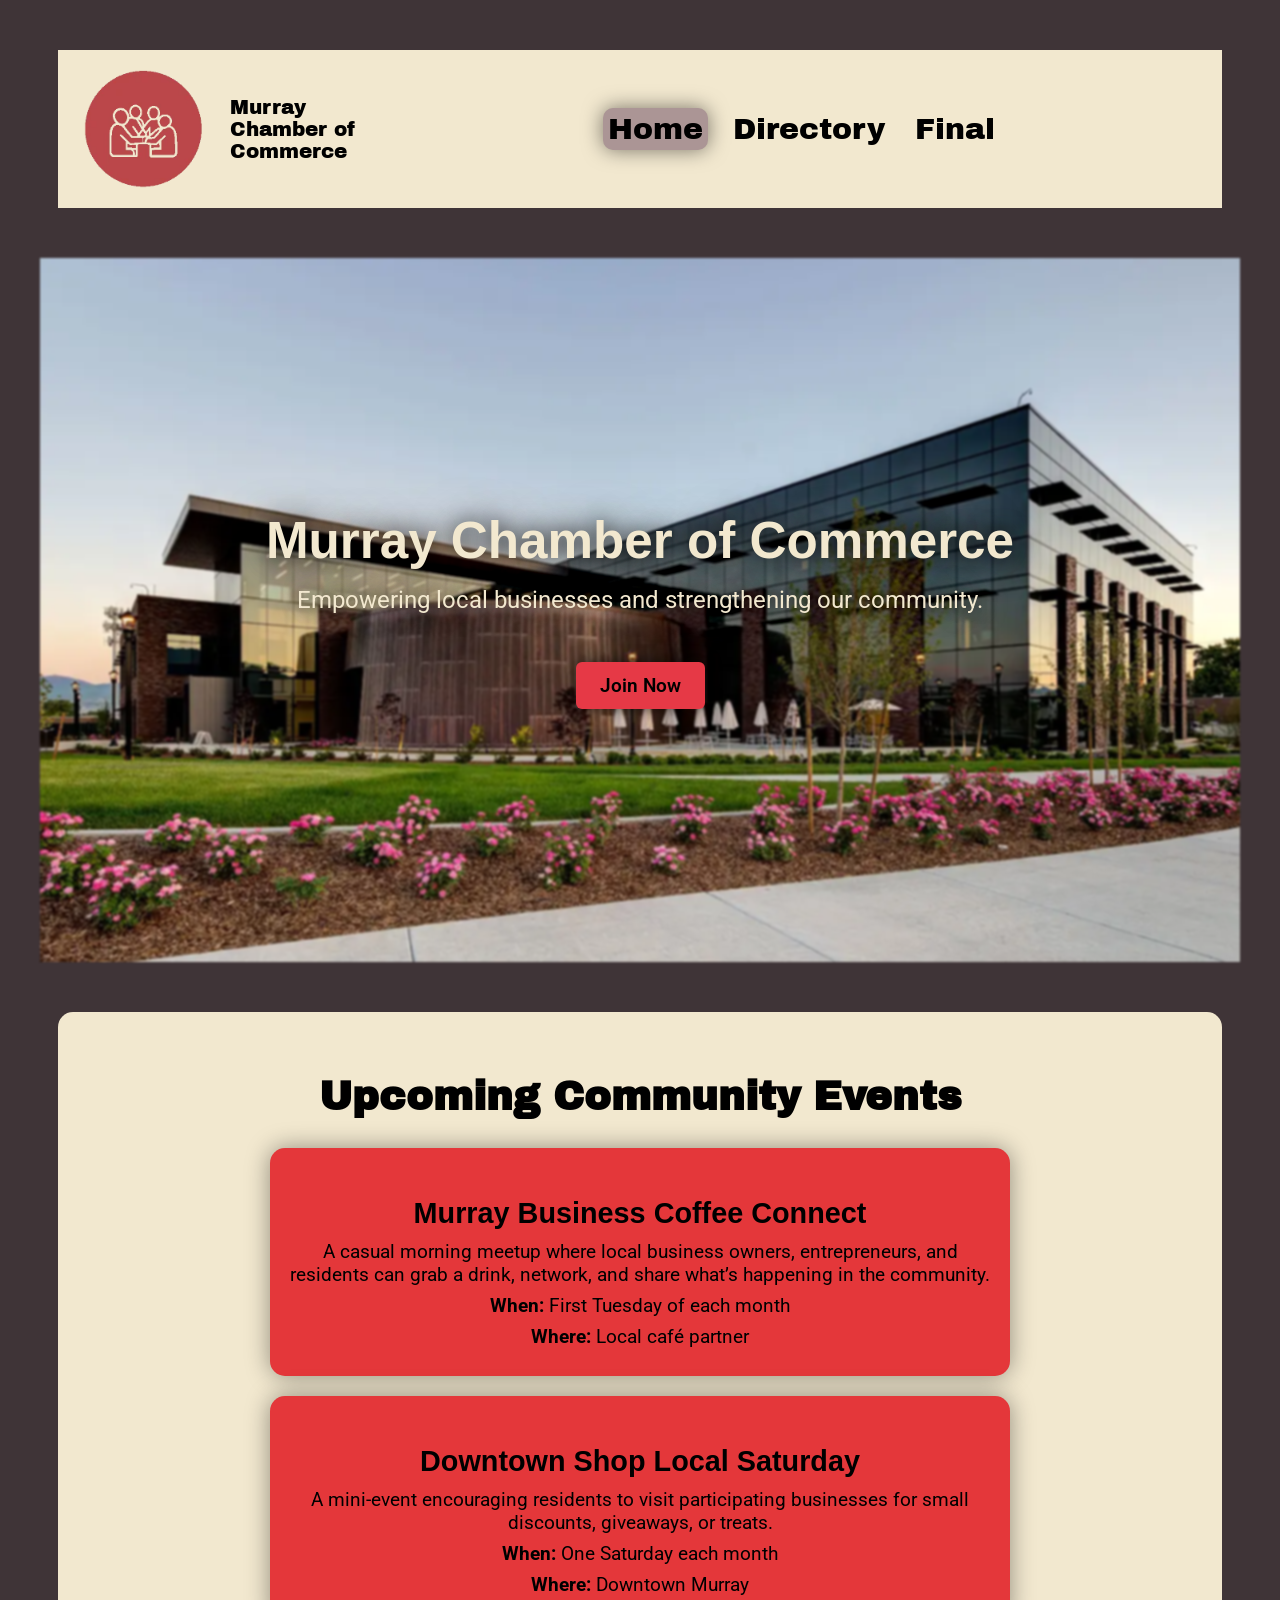
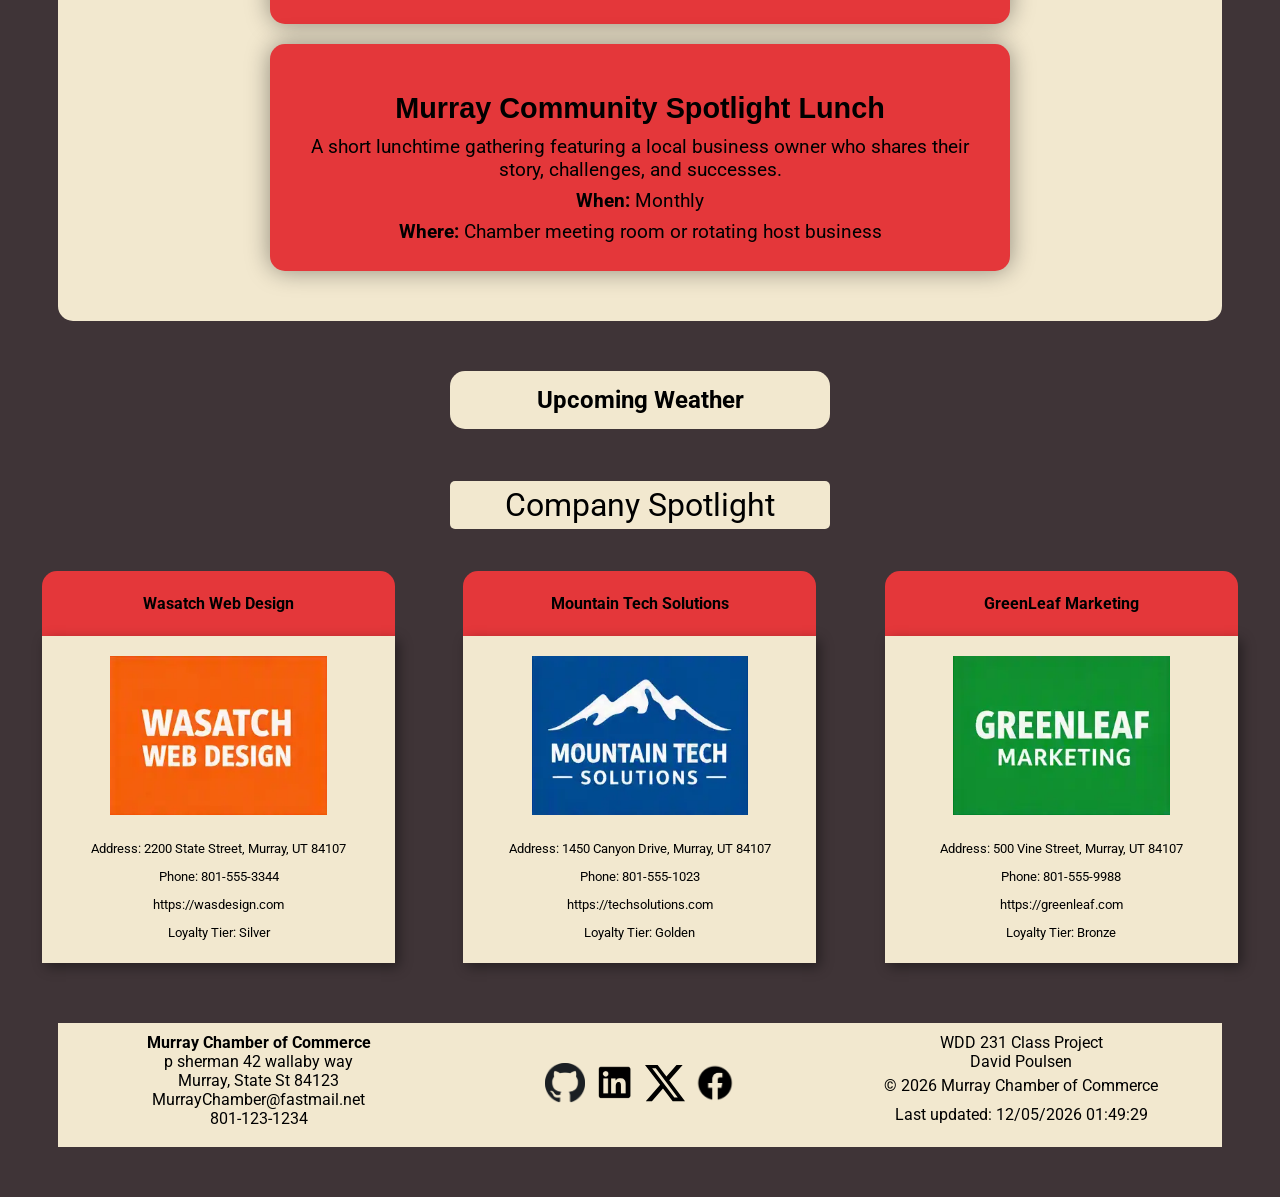
<file: chamber/index.html>
<!DOCTYPE html>
<html lang="en">
<head>
    <meta charset="UTF-8">
    <meta name="viewport" content="width=device-width, initial-scale=1.0">
    <meta name="author" content="David Poulsen">
    <meta name="description" content="Chamber of commerce website for the city of Murray.">
    <title>Murray Chamber of Commerce</title>

    <link href="styles/large.css" rel="stylesheet">
    <link href="styles/small.css" rel="stylesheet">
    
    <link rel="preconnect" href="https://fonts.googleapis.com">
    <link rel="preconnect" href="https://fonts.gstatic.com" crossorigin>
    <link href="https://fonts.googleapis.com/css2?family=Archivo+Black&family=Roboto:ital,wght@0,100..900;1,100..900&display=swap" rel="stylesheet">

    <script src="../scripts/navigation.js" defer></script>
    <script src="../scripts/date.js" defer></script>
    <script src="scripts/weather.js" defer></script>
    <script src="scripts/spotlight.js" defer></script>

    <meta property="og:title" content="Murray Chamber of Commerce">
    <meta property="og:image" content="https://allanredflame.github.io/wdd231/chamber/images/murray.webp">
    <meta property="og:description" content="Chamber of commerce website for the city of Murray. Directory list for our partners.">
    <meta property="og:url" content="https://allanredflame.github.io/wdd231/chamber/chamber.html">

    <link rel="icon" type="image/x-icon" href="images/favicon.ico">
</head>
<body>

    <header>
        <div id="header-container">

            <img id="header-logo" src="../images/justlogo.webp" alt="Photo">

            <span>Murray Chamber of Commerce</span>

            <a href="#" id="hamburger">&#9776; </a>

            
                <nav id="nav-box">

                    <a href="index.html" class="home-a">Home</a>
                    <a href="directory.html" >Directory</a>
                    <a href="../final.html">Final</a>

                </nav>

        </div>

    </header>
    <nav id="nav-dropdown">

        <a href="index.html" class="home-a">Home</a>
        <a href="directory.html">Directory</a>
        <a href="final.html">Final</a>

    </nav>


    <main>
        <div id="div-main">
            <img id="hero-img" src="images/hero.webp" alt="hero">

            <div id="hero-overlay">
                <h1>Murray Chamber of Commerce</h1>
                <p class="cta-text">Empowering local businesses and strengthening our community.</p>
                <a href="#" class="cta-button">Join Now</a>
            </div>
        </div>

    <section id="events-section">
        <h2 id="events-header">Upcoming Community Events</h2>

        <div class="event-card">
            <h3>Murray Business Coffee Connect</h3>
            <p>A casual morning meetup where local business owners, entrepreneurs, and residents can grab a drink, network, and share what’s happening in the community.</p>
            <p><strong>When:</strong> First Tuesday of each month</p>
            <p><strong>Where:</strong> Local café partner</p>
        </div>

        <div class="event-card">
            <h3>Downtown Shop Local Saturday</h3>
            <p>A mini‑event encouraging residents to visit participating businesses for small discounts, giveaways, or treats.</p>
            <p><strong>When:</strong> One Saturday each month</p>
            <p><strong>Where:</strong> Downtown Murray</p>
        </div>

        <div class="event-card">
            <h3>Murray Community Spotlight Lunch</h3>
            <p>A short lunchtime gathering featuring a local business owner who shares their story, challenges, and successes.</p>
            <p><strong>When:</strong> Monthly</p>
            <p><strong>Where:</strong> Chamber meeting room or rotating host business</p>
        </div>
    </section>
        <h2 id="weather-h2">Upcoming Weather</h2>
            <div id="weather-div">

            </div>
        <div id="events-div"></div>

        
        

        <p id="spotlight-p">Company Spotlight</p>
        <div id="spotlights-div">

        </div>


    </main>



        <footer id="chamber-footer">

        <div id="footer-contact-info">
            <b>Murray Chamber of Commerce</b>
            <p>p sherman 42 wallaby way</p>
            <p>Murray, State St 84123</p>
            <p>MurrayChamber@fastmail.net</p>
            <p>801-123-1234</p>
        </div>

        <div id="chamber-icons">
            <a href="https://github.com/AllanRedflame/wdd231"> <img src="../images/github.svg" alt="github" id="github-icon"></a>
            <a href="https://www.linkedin.com/feed"> <img src="../images/linkedin.svg" alt="linkedin" id="linkedin-icon"></a>
            <a href="https://x.com/"> <img src="../images/xwebsite.svg" alt="x" id="x-icon"> </a>
            <a href="https://www.facebook.com"> <img src="../images/facebook.svg" alt="facebook" id="facebook-icon"> </a>
        </div>


        <div id="chamber-bot-row">
            <p>WDD 231 Class Project</p>
            <p>David Poulsen</p>
            <p id="current-year">&#169;</p>
            <p id="lastModified"></p>
        </div>

    </footer>

</body>
</html>
</file>
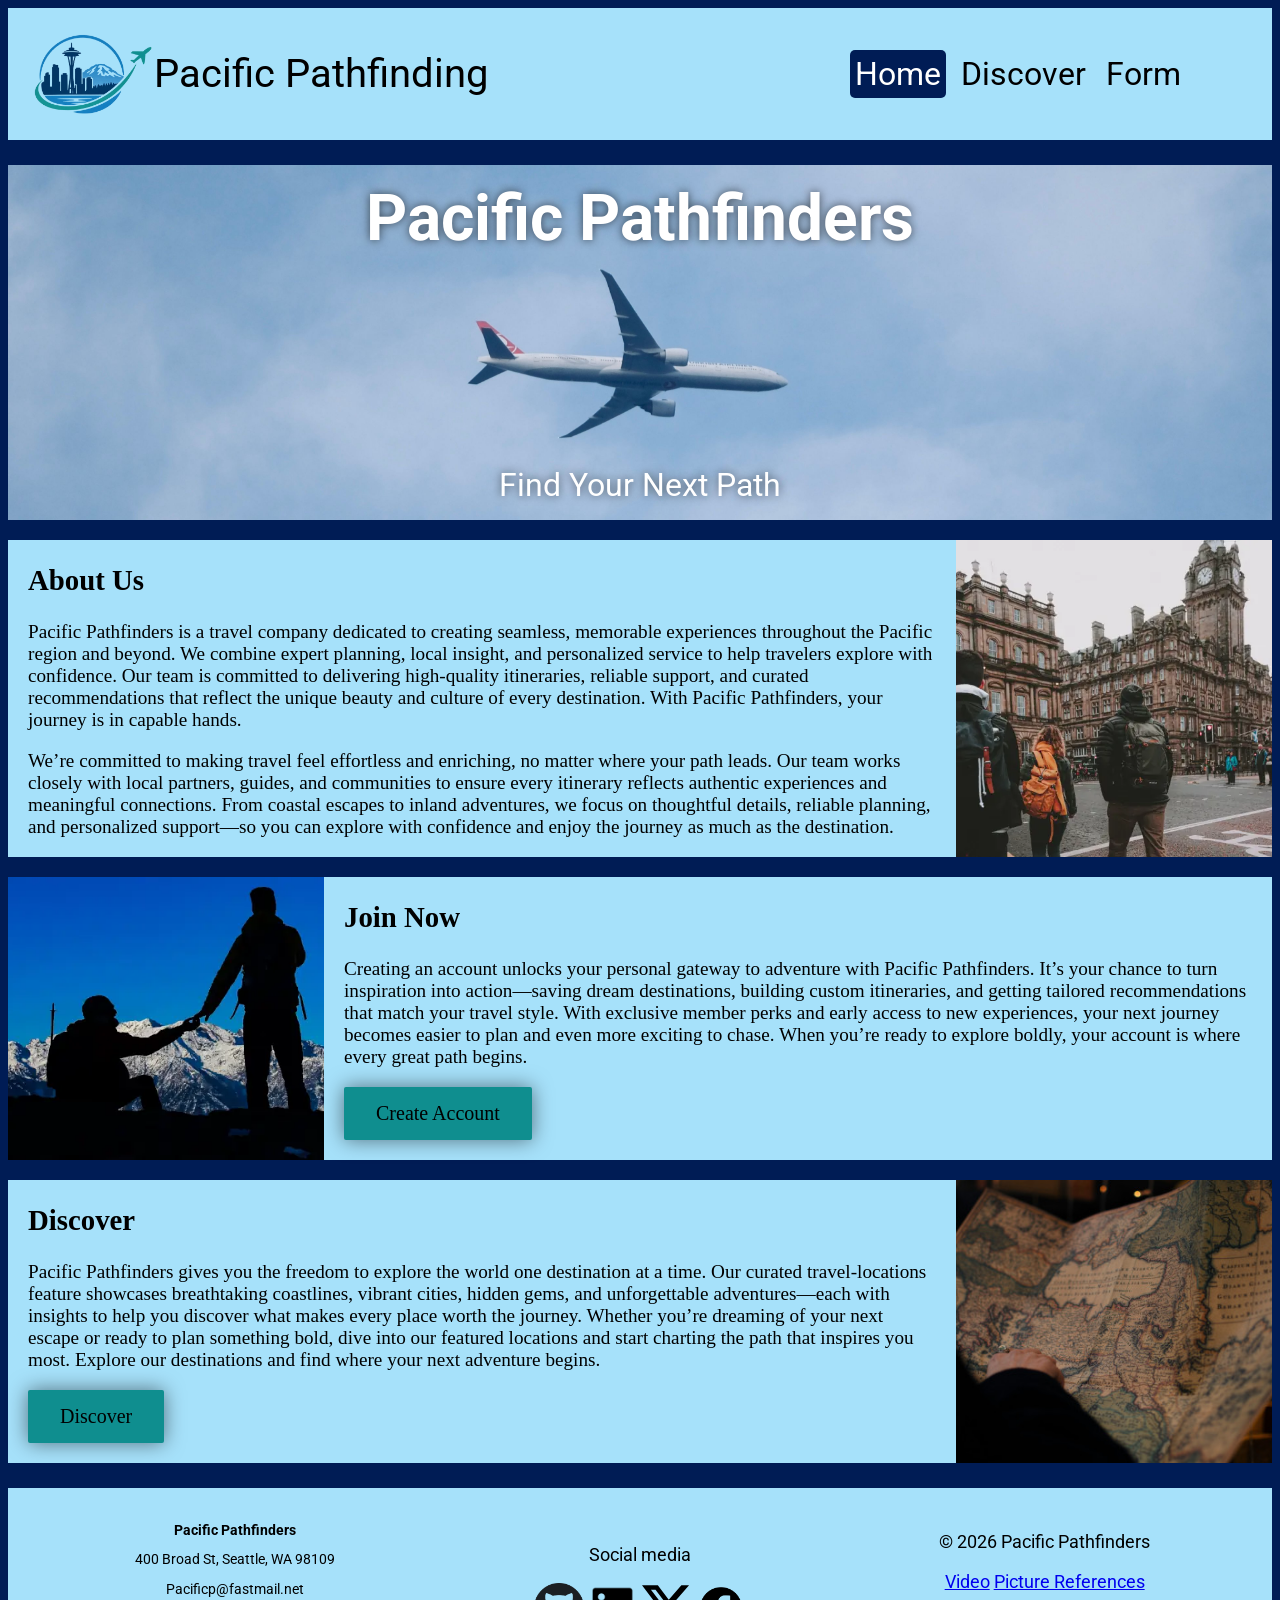
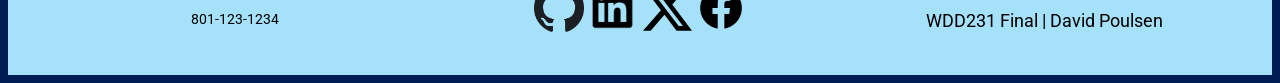
<file: final/index.html>
<!DOCTYPE html>
<html lang="en">
<head>
    <meta charset="UTF-8">
    <meta name="viewport" content="width=device-width, initial-scale=1.0">
    <title>Pacific Pathfinders | Home page</title>
    <meta name="author" content="David Poulsen">
    <meta name="description" content="Discover stunning Pacific Northwest destinations, travel tips, and curated guides to help you plan meaningful adventures with Pacific Pathfinders.">

    <link href="styles/large.css" rel="stylesheet">
    <link href="styles/small.css" rel="stylesheet">
    <link rel="icon" type="image/x-icon" href="images/favicon.ico">

    <link rel="preconnect" href="https://fonts.googleapis.com">
    <link rel="preconnect" href="https://fonts.gstatic.com" crossorigin>
    <link href="https://fonts.googleapis.com/css2?family=Archivo+Black&family=Roboto:ital,wght@0,100..900;1,100..900&display=swap" rel="stylesheet">

    <script src="scripts/toggle.js" defer></script>

    <meta property="og:title" content="Pacific Pathfinders">
    <meta property="og:image" content="https://github.com/AllanRedflame/wdd231/blob/main/final/images/space-needle.jpg?raw=true">
    <meta property="og:description" content="Website for Pacific Pathfinders. Discover locations and sign up for our services.">
    <meta property="og:url" content="https://allanredflame.github.io/wdd231/final/index.html">

    
</head>
<body>
    <header>
        <img src="images/seattle-travel-logo.webp" alt="company logo">
        <span>Pacific Pathfinding</span>

        <button id="nav-toggle" aria-expanded="false" aria-controls="nav-menu">&#9776;</button>

        <nav id="nav-menu">
            <a href="index.html" id="home-a">Home</a>      
            <a href="discover.html">Discover</a>
            <a href="form.html">Form</a>
        </nav>

    </header>

    <main>

        <div class="hero-wrapper">
            <img src="images/hero.webp" alt="Hero Image" id="hero-img">

            <div id="hero-overlay">
            <h1>Pacific Pathfinders</h1>
            <p class="cta-text">Find Your Next Path</p>
        </div>

        </div>


        <div id="about-div">
            <div>
                <h2>About Us</h2>
                <p>
                    Pacific Pathfinders is a travel company dedicated to creating 
                    seamless, memorable experiences throughout the Pacific region 
                    and beyond. We combine expert planning, local insight, and 
                    personalized service to help travelers explore with confidence. 
                    Our team is committed to delivering high‑quality itineraries, 
                    reliable support, and curated recommendations that reflect the 
                    unique beauty and culture of every destination. With Pacific 
                    Pathfinders, your journey is in capable hands.
                </p>

                <p>We’re committed to making travel feel effortless and enriching, 
                    no matter where your path leads. Our team works closely with 
                    local partners, guides, and communities to ensure every itinerary 
                    reflects authentic experiences and meaningful connections. 
                    From coastal escapes to inland adventures, we focus on thoughtful 
                    details, reliable planning, and personalized support—so you can 
                    explore with confidence and enjoy the journey as much as the 
                    destination.
                </p>
            </div>

            <img src="images/people-travel.webp" alt="Travel Photo" id="travel-photo" loading="lazy">
        </div>

        <div id="join-div">
            <img src="images/hikers.webp" alt="Hiker Image" id="hiker-photo" loading="lazy">

            <div>

                <h2>Join Now</h2>
                <p>
                    Creating an account unlocks your personal gateway to adventure with 
                    Pacific Pathfinders. It’s your chance to turn inspiration into 
                    action—saving dream destinations, building custom itineraries, and 
                    getting tailored recommendations that match your travel style. With 
                    exclusive member perks and early access to new experiences, your next 
                    journey becomes easier to plan and even more exciting to chase. 
                    When you’re ready to explore boldly, your account is where every 
                    great path begins.
                </p>
                <a href="form.html" id="join-a">Create Account</a>
            </div>
        </div>

        <div id="discover-div">

            <div>
                <h2>Discover</h2>

                <p>Pacific Pathfinders gives you the freedom to explore the world one 
                    destination at a time. Our curated travel‑locations feature showcases 
                    breathtaking coastlines, vibrant cities, hidden gems, and unforgettable 
                    adventures—each with insights to help you discover what makes every 
                    place worth the journey. Whether you’re dreaming of your next escape 
                    or ready to plan something bold, dive into our featured locations and 
                    start charting the path that inspires you most. Explore our destinations 
                    and find where your next adventure begins.
                </p>

                <a href="discover.html">Discover</a>
            </div>



            <img src="images/map-img.webp" alt="Map Image" id="map-photo" loading="lazy">

        </div>
    </main>

    <footer>
        <div id="footer-contact-info">
            <b>Pacific Pathfinders</b>
            <p>400 Broad St, Seattle, WA 98109</p>
            <p>Pacificp@fastmail.net</p>
            <p>801-123-1234</p>
        </div>

        <div id="social-div">
            <p>Social media</p>
            <a href="https://github.com/AllanRedflame/wdd231"><img src="../images/github.svg" alt="github" id="github-icon" loading="lazy"></a>
            <a href="https://www.linkedin.com/feed"><img src="../images/linkedin.svg" alt="linkedin" id="linkedin-icon" loading="lazy"></a>
            <a href="https://x.com/"><img src="../images/xwebsite.svg" alt="x" id="x-icon" loading="lazy"></a>
            <a href="https://www.facebook.com"><img src="../images/facebook.svg" alt="facebook" id="facebook-icon" loading="lazy"></a>
        </div>

        <div id="copyright">
            <p>&copy; 2026 Pacific Pathfinders</p>
            <a href="https://youtu.be/yFrEBeFDICo">Video</a>
            <a href="reference.html">Picture References</a>
            <p>WDD231 Final | David Poulsen</p>
        </div>

    </footer>
</body>
</html>
</file>
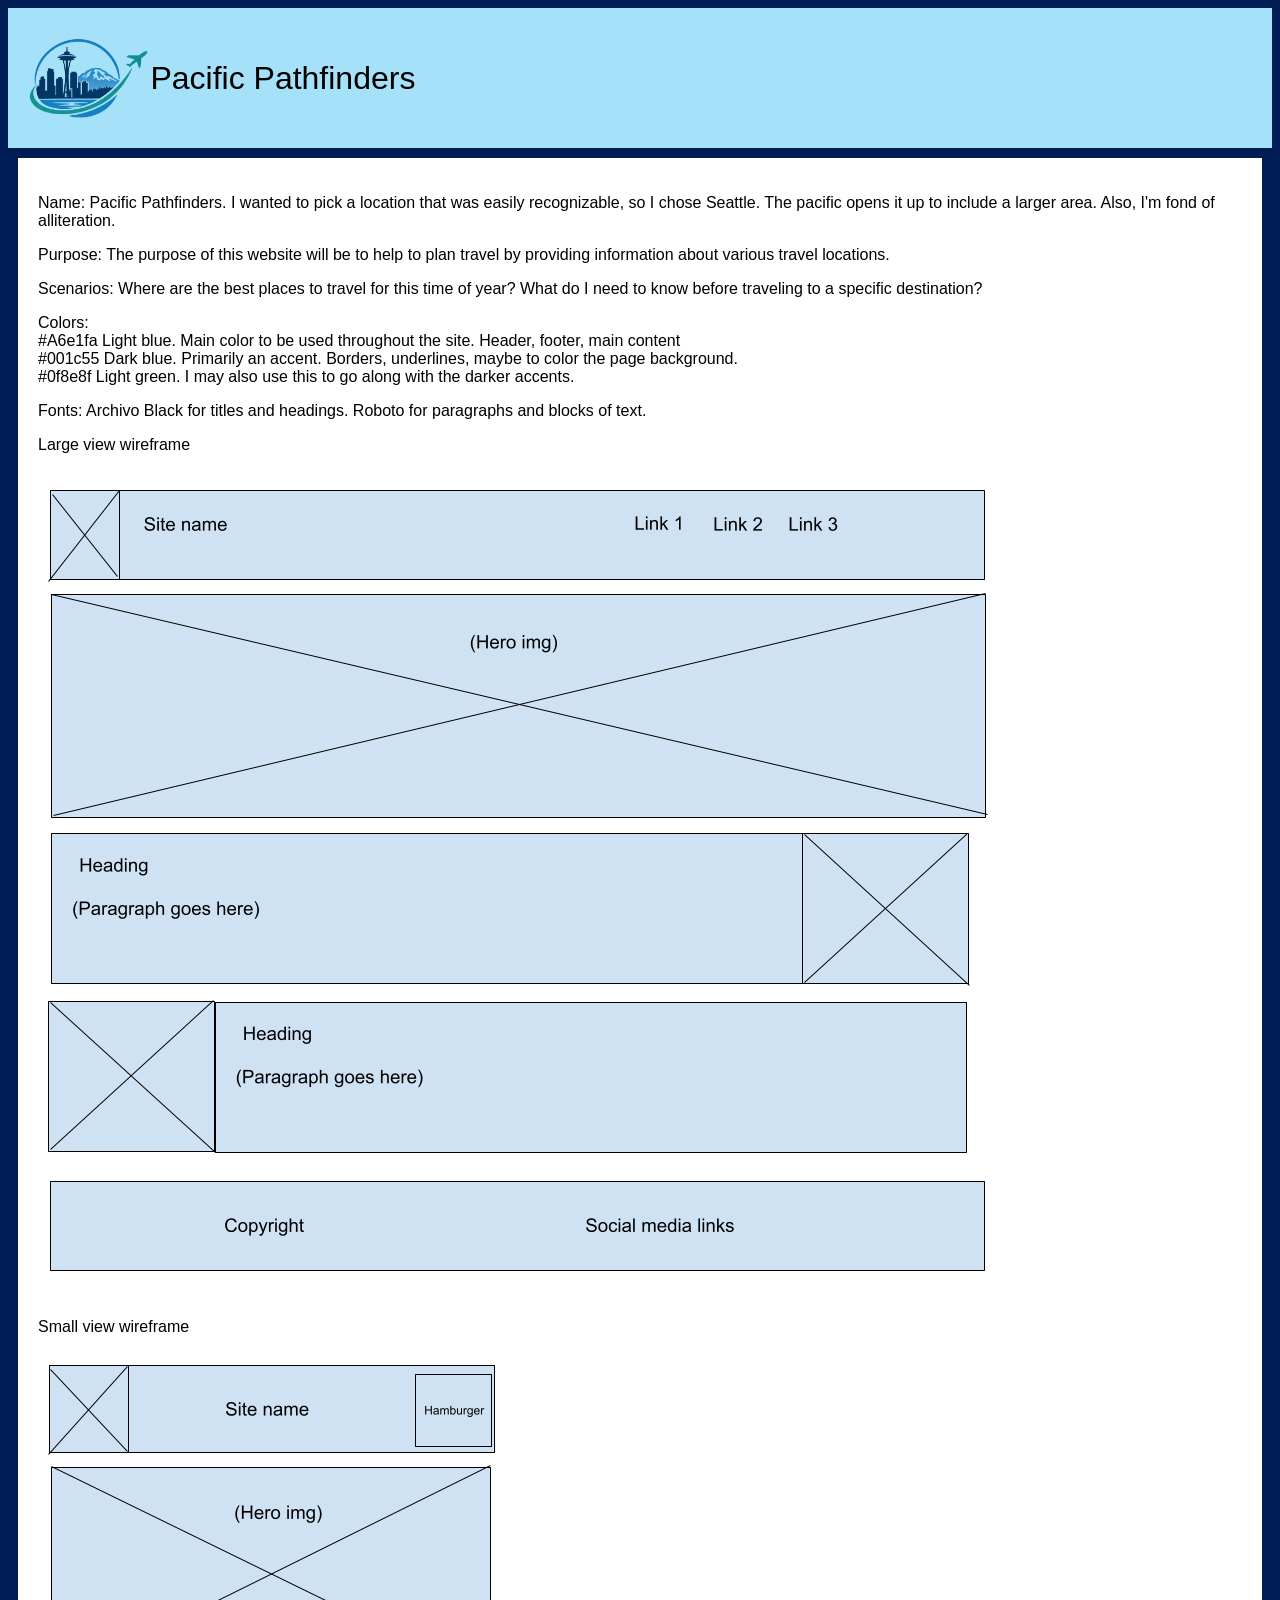
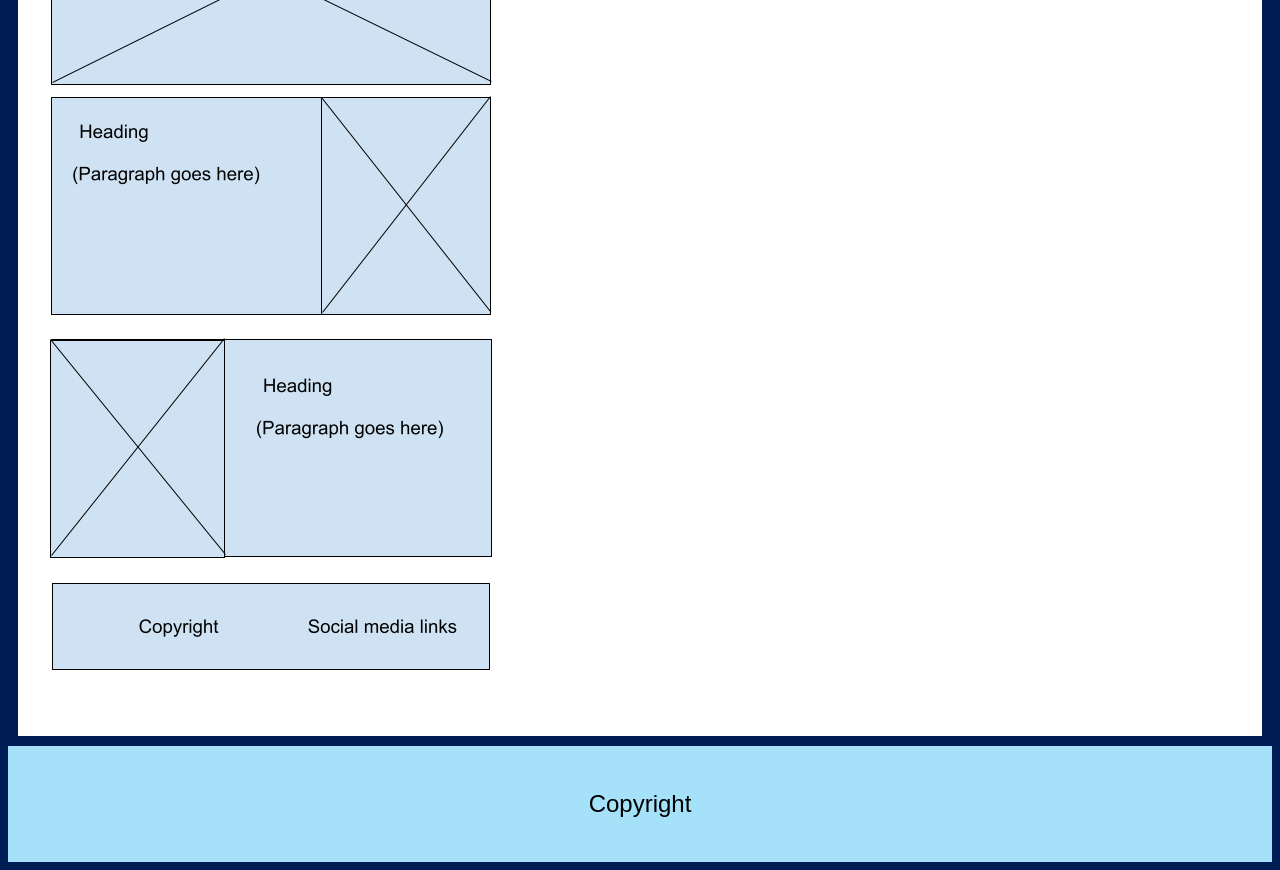
<file: travel/index.html>
<!DOCTYPE html>
<html lang="en">
<head>
    <meta charset="UTF-8">
    <meta name="viewport" content="width=device-width, initial-scale=1.0">
    <title>Pacific Pathfinders | Wireframe and site plan</title>
    <link href="styles/large.css" rel="stylesheet">
</head>
<body>

    <header> 
        <img src="images/seattle-travel-logo.webp" alt="logo">
        <span>Pacific Pathfinders</span>
    </header>

    <main>
        <p>Name: Pacific Pathfinders. I wanted to pick a location that was easily recognizable, so I chose Seattle. The pacific opens it up to include a larger area. Also, I'm fond of alliteration.</p>
        <p>Purpose: The purpose of this website will be to help to plan travel by providing information about various travel locations.</p>
        <p>Scenarios: 
            Where are the best places to travel for this time of year?
            What do I need to know before traveling to a specific destination?
        </p>
        <p>Colors:<br> 
            #A6e1fa Light blue. Main color to be used throughout the site. Header, footer, main content<br> 
            #001c55 Dark blue. Primarily an accent. Borders, underlines, maybe to color the page background.<br> 
            #0f8e8f Light green. I may also use this to go along with the darker accents. 
        </p>
        <p>
            Fonts: 
            Archivo Black for titles and headings.
            Roboto for paragraphs and blocks of text.
        </p>

        <div id="wireframes"></div>
        <p>Large view wireframe</p>
        <img src="images/wireframe-large.png" alt="large wireframe">
        <p>Small view wireframe</p>
        <img src="images/wireframe-small.png" alt="small wireframe">

    </main>

    <footer>
        <p>Copyright</p>
    </footer>
    
</body>
</html>
</file>
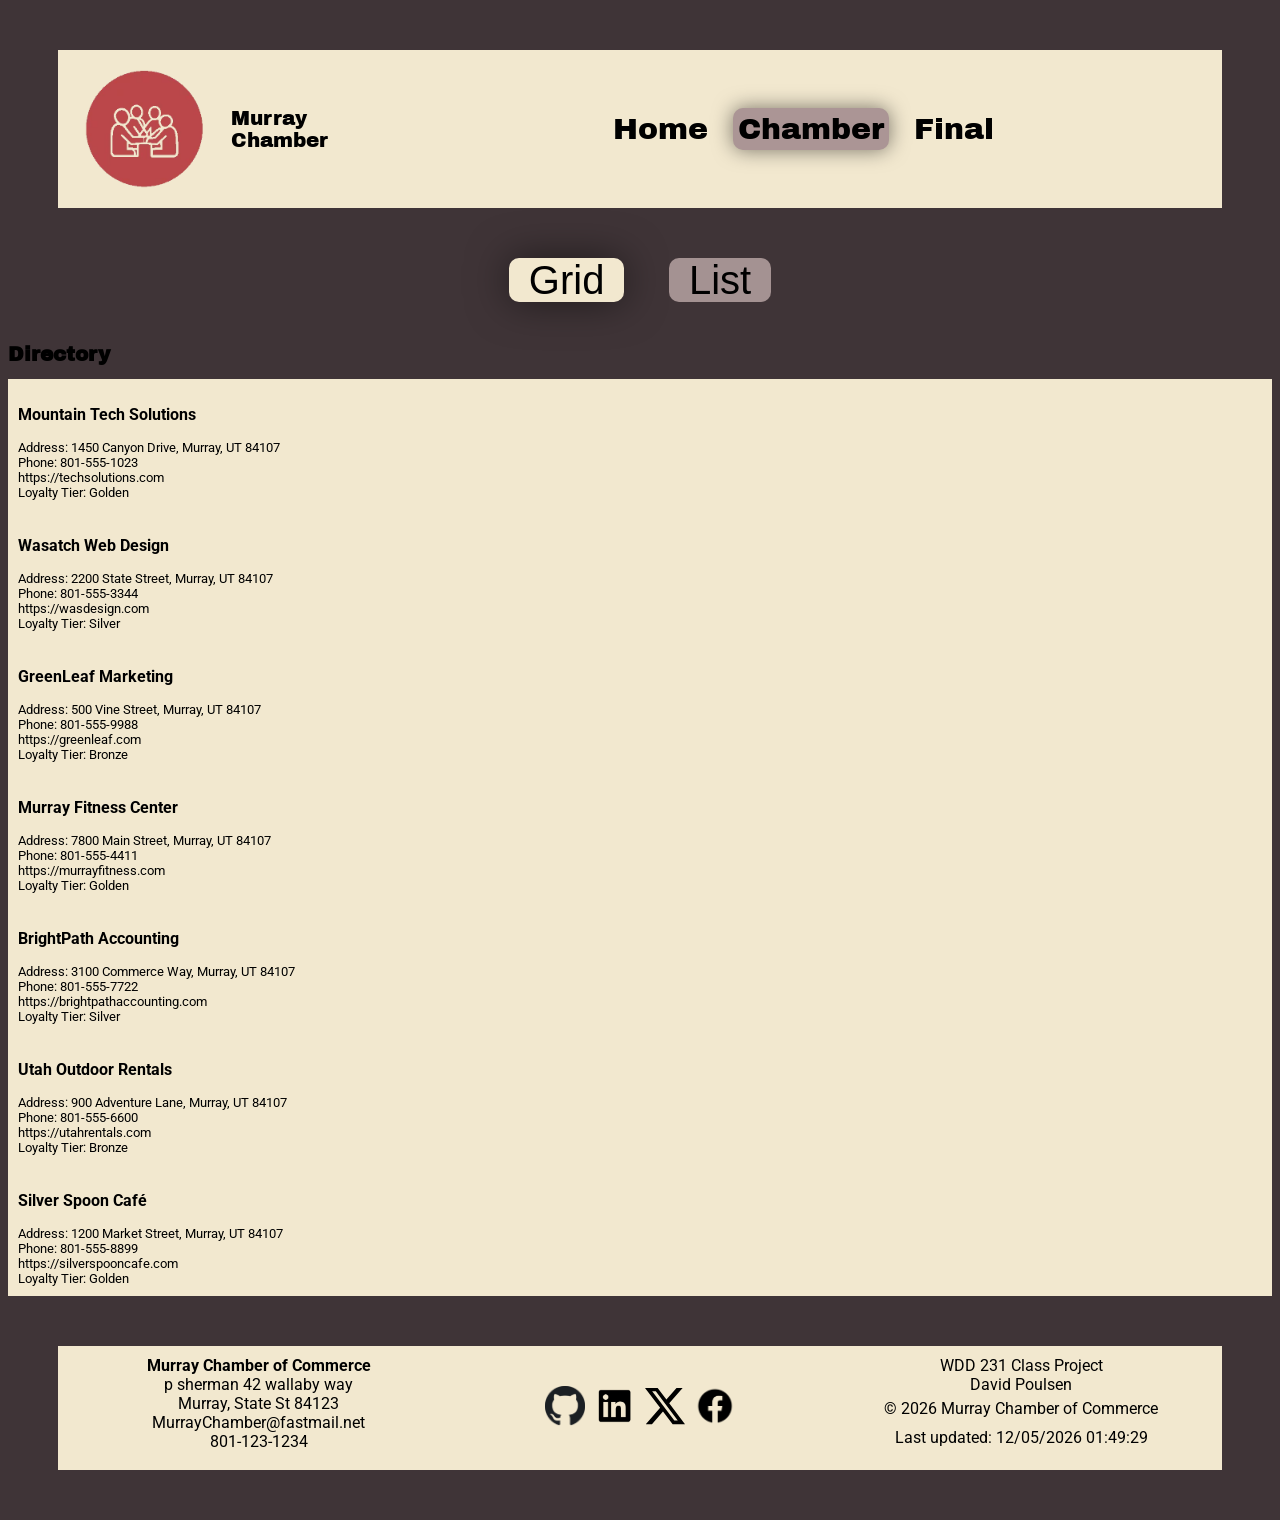
<file: chamber/chamber.html>
<!DOCTYPE html>
<html lang="en">
<head>
    <meta charset="UTF-8">
    <meta name="viewport" content="width=device-width, initial-scale=1.0">
    <meta name="author" content="David Poulsen">
    <meta name="description" content="Chamber of commerce website for the city of Murray. Directory list for list of partners. Made by David Poulsen.">
    <title>Murray Chamber of Commerce Directory</title>

    <link rel="preconnect" href="https://fonts.googleapis.com">
    <link rel="preconnect" href="https://fonts.gstatic.com" crossorigin>
    <link href="https://fonts.googleapis.com/css2?family=Archivo+Black&family=Roboto:ital,wght@0,100..900;1,100..900&display=swap" rel="stylesheet">

    <link href="styles/large.css" rel="stylesheet">
    <link href="styles/small.css" rel="stylesheet">
    

    <script src="../scripts/navigation.js" defer></script>
    <script src="../scripts/date.js" defer></script>
    <script src="scripts/cards.js" defer></script>

    <meta property="og:title" content="Murray Chamber of Commerce">
    <meta property="og:image" content="https://allanredflame.github.io/wdd231/chamber/images/murray.webp">
    <meta property="og:description" content="Chamber of commerce website for the city of Murray. Directory list for our partners.">
    <meta property="og:url" content="https://allanredflame.github.io/wdd231/chamber/chamber.html">

    <link rel="icon" type="image/x-icon" href="images/favicon.ico">
</head>
<body>

    <header>
        <div id="header-container">

            <img id="header-logo" src="../images/justlogo.webp" alt="Photo">

            <span>Murray Chamber</span>

            <a href="#" id="hamburger">&#9776; </a>

            
                <nav id="nav-box">

                    <a href="../index.html">Home</a>
                    <a href="chamber.html" id="chamber-a">Chamber</a>
                    <a href="../final.html">Final</a>

                </nav>

        </div>

    </header>



    <nav id="nav-dropdown">

        <a href="../index.html">Home</a>
        <a href="chamber.html">Chamber</a>
        <a href="final.html">Final</a>

    </nav>
        

    
    <div id="buttons">
            <div>
                <span id="grid">Grid</span>
                <span id="list">List</span>
            </div>
        </div>



    <main >
        <h1>Directory</h1>
        <div id="chamber-main"></div>


    </main>
    
    <footer id="chamber-footer">

        <div id="footer-contact-info">
            <b>Murray Chamber of Commerce</b>
            <p>p sherman 42 wallaby way</p>
            <p>Murray, State St 84123</p>
            <p>MurrayChamber@fastmail.net</p>
            <p>801-123-1234</p>
        </div>

        <div id="chamber-icons">
            <a href="https://github.com/AllanRedflame/wdd231"> <img src="../images/github.svg" alt="github" id="github-icon"></a>
            <a href="https://www.linkedin.com/feed"> <img src="../images/linkedin.svg" alt="linkedin" id="linkedin-icon"></a>
            <a href="https://x.com/"> <img src="../images/xwebsite.svg" alt="x" id="x-icon"> </a>
            <a href="https://www.facebook.com"> <img src="../images/facebook.svg" alt="facebook" id="facebook-icon"> </a>
        </div>


        <div id="chamber-bot-row">
            <p>WDD 231 Class Project</p>
            <p>David Poulsen</p>
            <p id="current-year">&#169;</p>
            <p id="lastModified"></p>
        </div>

    </footer>

</body>
</html>
</file>
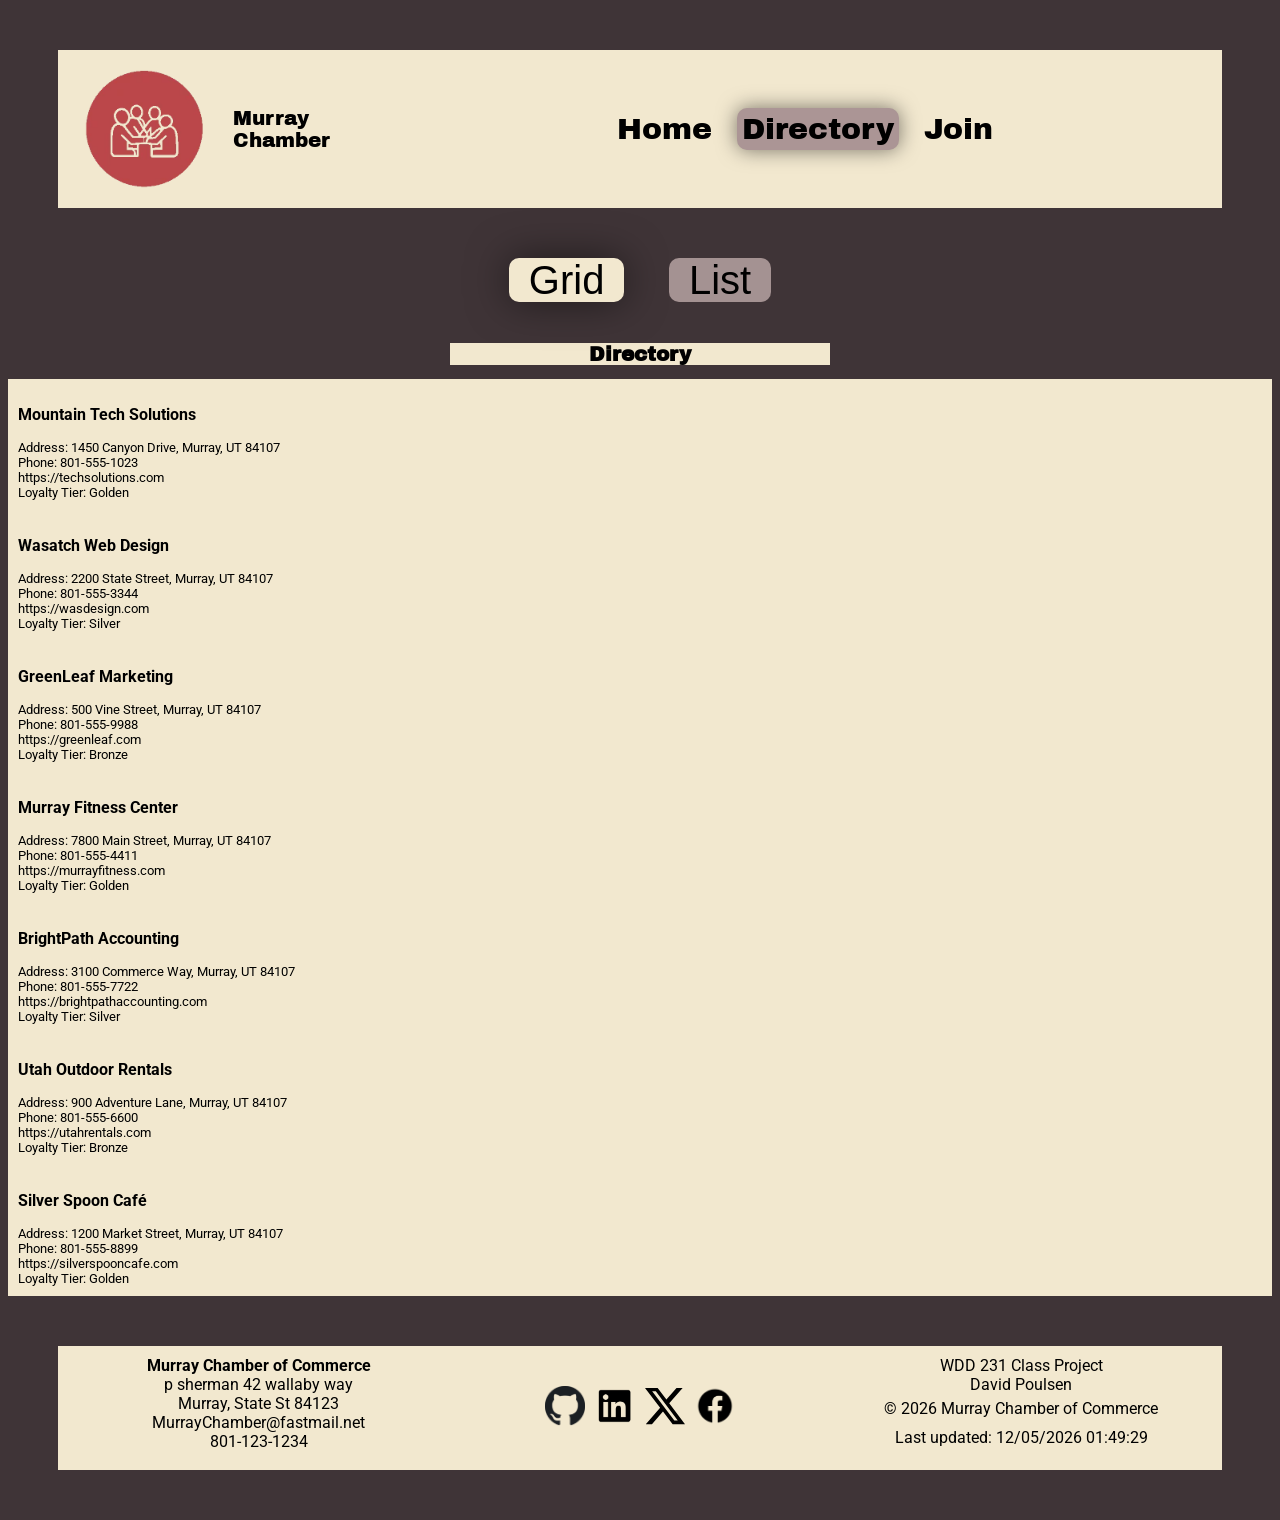
<file: chamber/directory.html>
<!DOCTYPE html>
<html lang="en">
<head>
    <meta charset="UTF-8">
    <meta name="viewport" content="width=device-width, initial-scale=1.0">
    <meta name="author" content="David Poulsen">
    <meta name="description" content="Chamber of commerce website for the city of Murray. Directory list for list of partners. Made by David Poulsen.">
    <title>Murray Chamber of Commerce Directory</title>

    <link rel="preconnect" href="https://fonts.googleapis.com">
    <link rel="preconnect" href="https://fonts.gstatic.com" crossorigin>
    <link href="https://fonts.googleapis.com/css2?family=Archivo+Black&family=Roboto:ital,wght@0,100..900;1,100..900&display=swap" rel="stylesheet">

    <link href="styles/large.css" rel="stylesheet">
    <link href="styles/small.css" rel="stylesheet">
    

    <script src="../scripts/navigation.js" defer></script>
    <script src="../scripts/date.js" defer></script>
    <script src="scripts/cards.js" defer></script>

    <meta property="og:title" content="Murray Chamber of Commerce">
    <meta property="og:image" content="https://allanredflame.github.io/wdd231/chamber/images/murray.webp">
    <meta property="og:description" content="Chamber of commerce website for the city of Murray. Directory list for our partners.">
    <meta property="og:url" content="https://allanredflame.github.io/wdd231/chamber/chamber.html">

    <link rel="icon" type="image/x-icon" href="images/favicon.ico">
</head>
<body>

    <header>
        <div id="header-container">

            <img id="header-logo" src="../images/justlogo.webp" alt="Photo">

            <span>Murray Chamber</span>

            <a href="#" id="hamburger">&#9776; </a>

            
                <nav id="nav-box">

                    <a href="index.html">Home</a>
                    <a href="directory.html" id="chamber-a">Directory</a>
                    <a href="join.html">Join</a>

                </nav>

        </div>

    </header>



    <nav id="nav-dropdown">

        <a href="index.html">Home</a>
        <a href="chamber.html">Chamber</a>
        <a href="final.html">Final</a>

    </nav>
        

    
    <div id="buttons">
            <div>
                <span id="grid">Grid</span>
                <span id="list">List</span>
            </div>
        </div>



    <main id="main-container">
        <h1>Directory</h1>
        <div id="chamber-main"></div>

    </main>
    
    <footer id="chamber-footer">

        <div id="footer-contact-info">
            <b>Murray Chamber of Commerce</b>
            <p>p sherman 42 wallaby way</p>
            <p>Murray, State St 84123</p>
            <p>MurrayChamber@fastmail.net</p>
            <p>801-123-1234</p>
        </div>

        <div id="chamber-icons">
            <a href="https://github.com/AllanRedflame/wdd231"> <img src="../images/github.svg" alt="github" id="github-icon"></a>
            <a href="https://www.linkedin.com/feed"> <img src="../images/linkedin.svg" alt="linkedin" id="linkedin-icon"></a>
            <a href="https://x.com/"> <img src="../images/xwebsite.svg" alt="x" id="x-icon"> </a>
            <a href="https://www.facebook.com"> <img src="../images/facebook.svg" alt="facebook" id="facebook-icon"> </a>
        </div>


        <div id="chamber-bot-row">
            <p>WDD 231 Class Project</p>
            <p>David Poulsen</p>
            <p id="current-year">&#169;</p>
            <p id="lastModified"></p>
        </div>

    </footer>

</body>
</html>
</file>
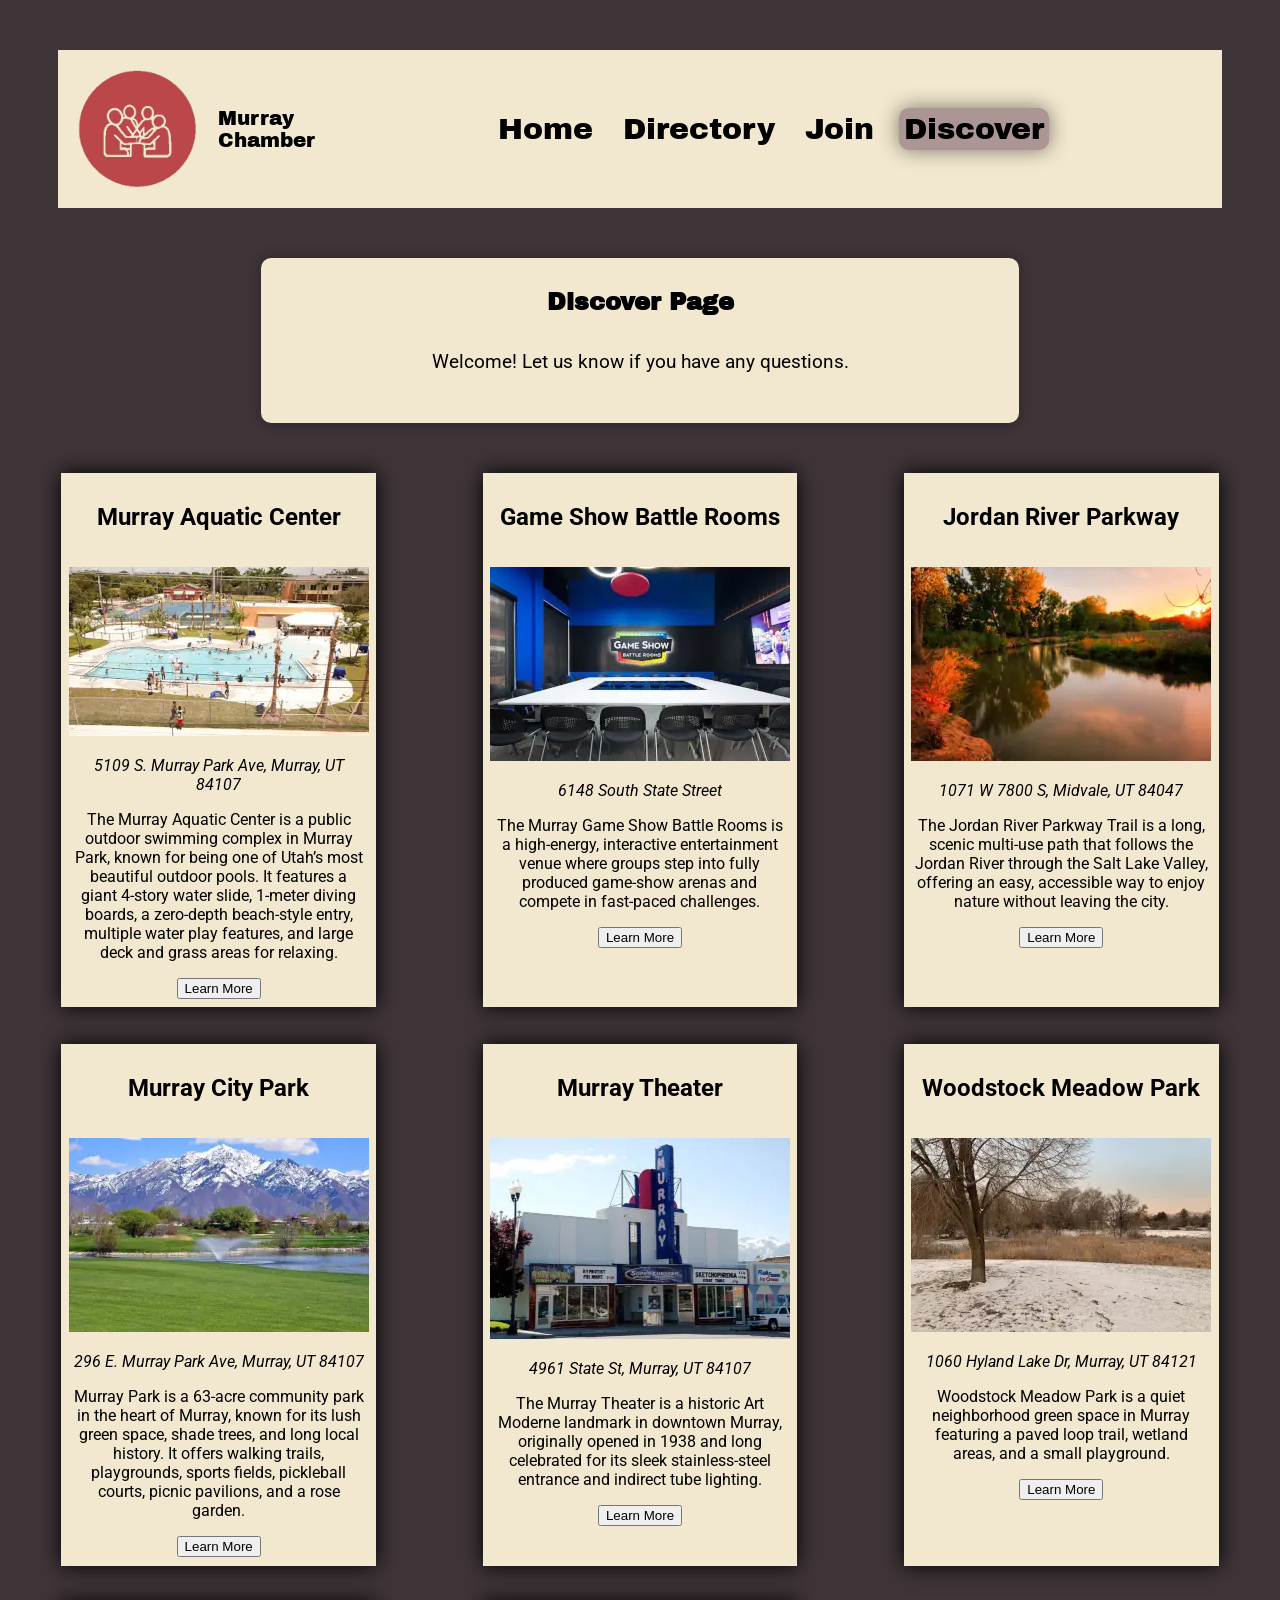
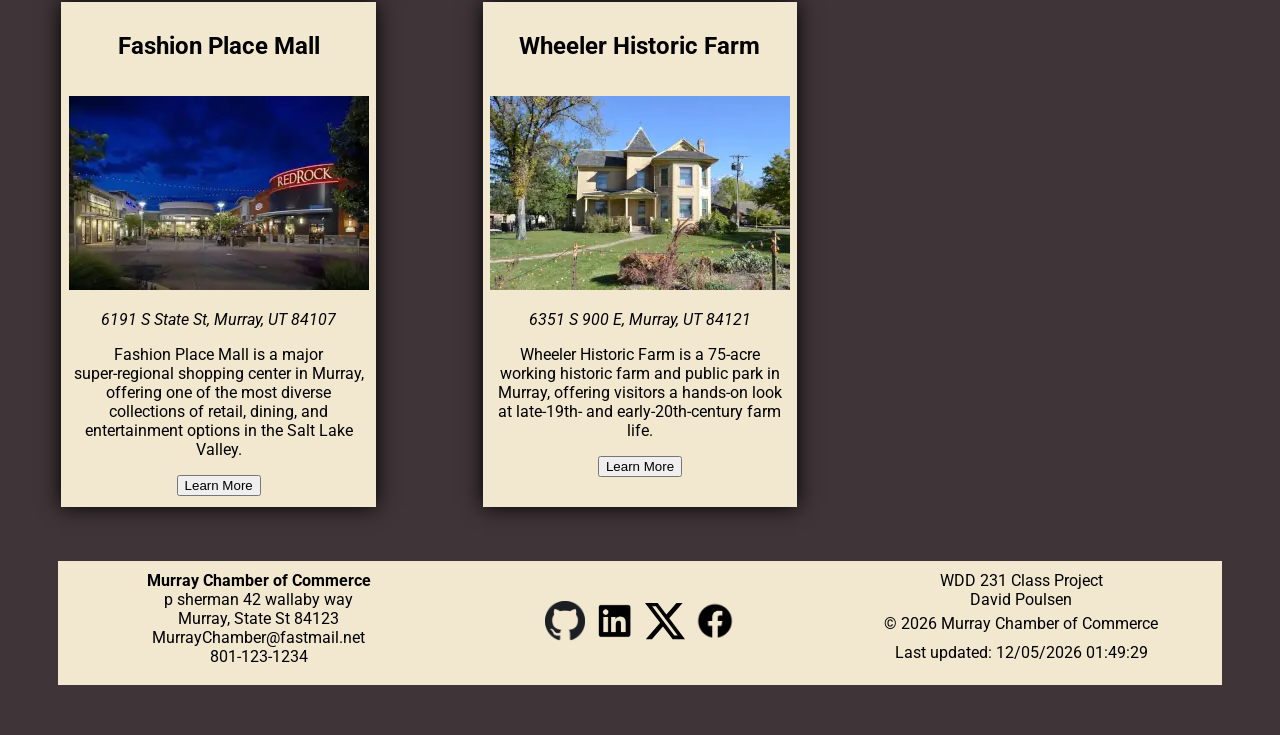
<file: chamber/discover.html>
<!DOCTYPE html>
<html lang="en">
<head>
    <meta charset="UTF-8">
    <meta name="viewport" content="width=device-width, initial-scale=1.0">
    <meta name="author" content="David Poulsen">
    <meta name="description" content="Chamber of commerce website for the city of Murray. Discover page.">
    <title>Murray Chamber of Commerce - Discover</title>

    <link href="styles/large.css" rel="stylesheet">
    <link href="styles/small.css" rel="stylesheet">
    <link href="styles/medium.css" rel="stylesheet">
    
    <link rel="preconnect" href="https://fonts.googleapis.com">
    <link rel="preconnect" href="https://fonts.gstatic.com" crossorigin>
    <link href="https://fonts.googleapis.com/css2?family=Archivo+Black&family=Roboto:ital,wght@0,100..900;1,100..900&display=swap" rel="stylesheet">

    <script src="../scripts/navigation.js" defer></script>
    <script src="../scripts/date.js" defer></script>
    <script type="module" src="data/locations.mjs"></script>
    <script type="module" src="scripts/locations.js"></script>
    <script src="scripts/lastvisited.js" defer></script>
    
    <meta property="og:title" content="Murray Chamber of Commerce">
    <meta property="og:image" content="https://allanredflame.github.io/wdd231/chamber/images/murray.webp">
    <meta property="og:description" content="Chamber of commerce website for the city of Murray. Directory list for our partners.">
    <meta property="og:url" content="https://allanredflame.github.io/wdd231/chamber/chamber.html">

    <link rel="icon" type="image/x-icon" href="images/favicon.ico">
</head>


<body>

        <header>
        <div id="header-container">

            <img id="header-logo" src="../images/justlogo.webp" alt="Photo">

            <span>Murray Chamber</span>

            <a href="#" id="hamburger">&#9776; </a>

            
                <nav id="nav-box">

                    <a href="index.html">Home</a>
                    <a href="directory.html">Directory</a>
                    <a href="join.html">Join</a>
                    <a href="discover.html" class="discover-a">Discover</a>

                </nav>

        </div>

    </header>

    <nav id="nav-dropdown">
        <a href="index.html">Home</a>
        <a href="directory.html">Directory</a>
        <a href="join.html">Join</a>
        <a href="discover.html" class="discover-a">Discover</a>
    </nav>

<main>
    <div id="welcome-div">
        <h1>Discover Page</h1>
        <div id="visit-message"></div>
    </div>

    <div class="cards-grid"></div>


</main>


<footer id="chamber-footer">

    <div id="footer-contact-info">
        <b>Murray Chamber of Commerce</b>
        <p>p sherman 42 wallaby way</p>
        <p>Murray, State St 84123</p>
        <p>MurrayChamber@fastmail.net</p>
        <p>801-123-1234</p>
    </div>

    <div id="chamber-icons">
        <a href="https://github.com/AllanRedflame/wdd231"><img src="../images/github.svg" alt="github" id="github-icon"></a>
        <a href="https://www.linkedin.com/feed"><img src="../images/linkedin.svg" alt="linkedin" id="linkedin-icon"></a>
        <a href="https://x.com/"><img src="../images/xwebsite.svg" alt="x" id="x-icon"></a>
        <a href="https://www.facebook.com"><img src="../images/facebook.svg" alt="facebook" id="facebook-icon"></a>
    </div>

    <div id="chamber-bottom-row">
        <p>WDD 231 Class Project</p>
        <p>David Poulsen</p>
        <p id="current-year">&#169;</p>
        <p id="lastModified"></p>
    </div>

</footer>

</body>
</html>
</file>
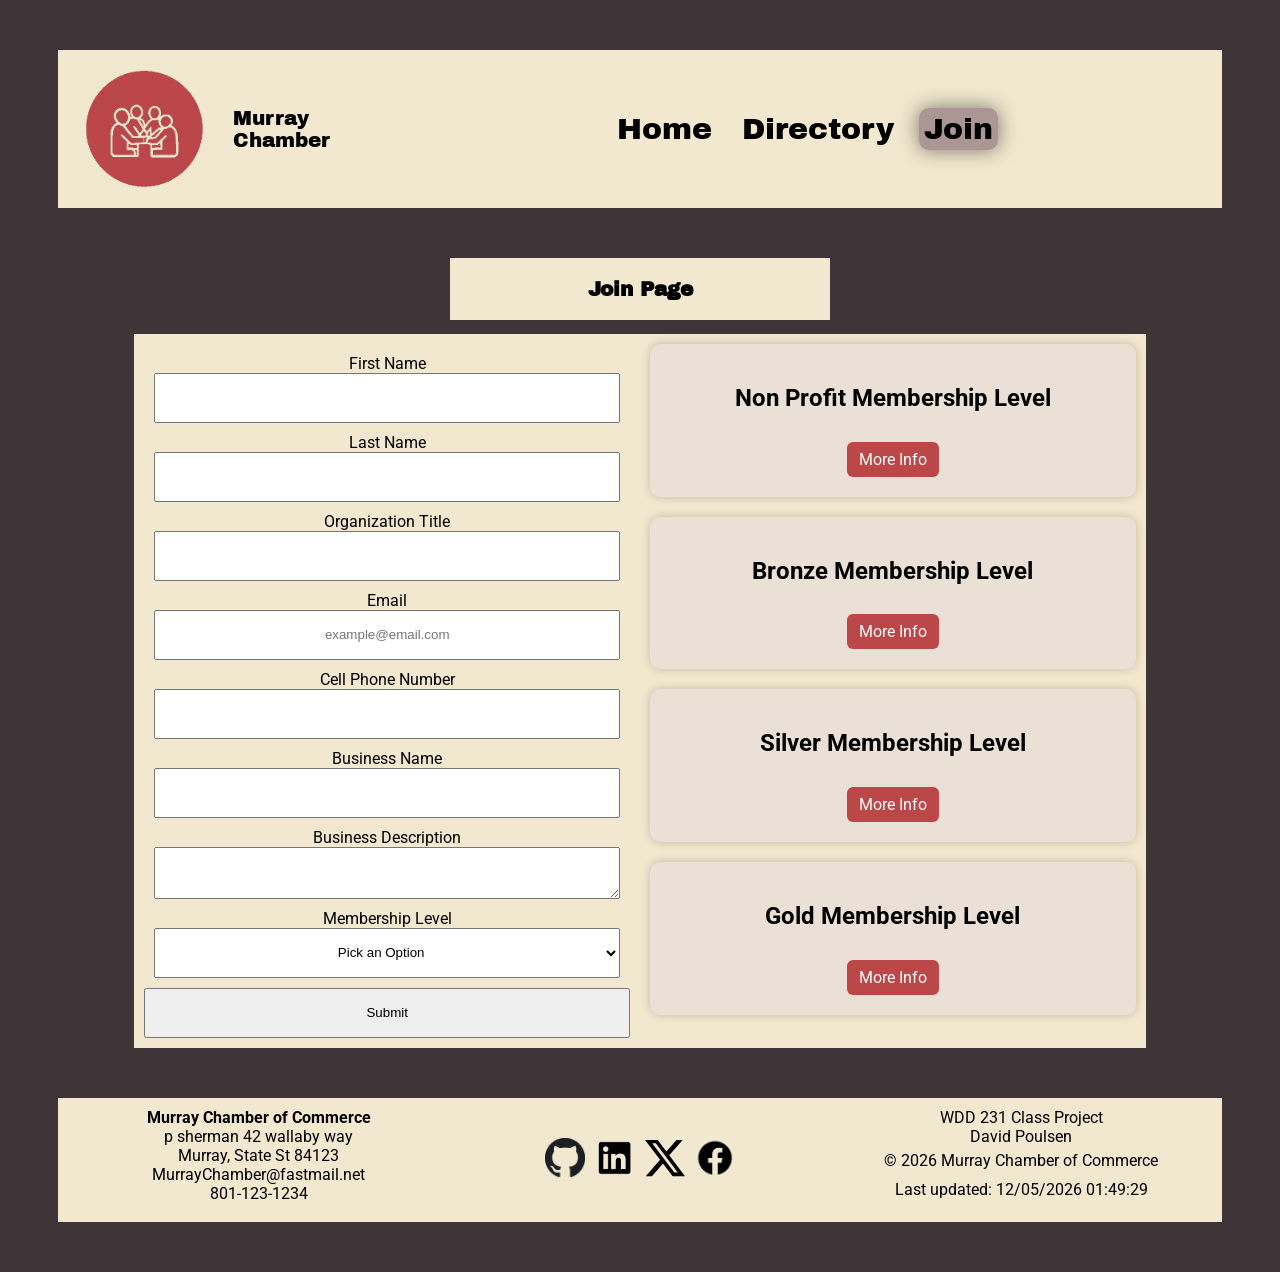
<file: chamber/join.html>
<!DOCTYPE html>
<html lang="en">
<head>
    <meta charset="UTF-8">
    <meta name="viewport" content="width=device-width, initial-scale=1.0">
    <meta name="author" content="David Poulsen">
    <meta name="description" content="Chamber of commerce website for the city of Murray. Join page.">
    <title>Murray Chamber of Commerce - Join Page</title>

    <link href="styles/large.css" rel="stylesheet">
    <link href="styles/small.css" rel="stylesheet">
    
    <link rel="preconnect" href="https://fonts.googleapis.com">
    <link rel="preconnect" href="https://fonts.gstatic.com" crossorigin>
    <link href="https://fonts.googleapis.com/css2?family=Archivo+Black&family=Roboto:ital,wght@0,100..900;1,100..900&display=swap" rel="stylesheet">

    <script src="../scripts/navigation.js" defer></script>
    <script src="../scripts/date.js" defer></script>
    <script src="scripts/join.js" defer></script>

    <meta property="og:title" content="Murray Chamber of Commerce">
    <meta property="og:image" content="https://allanredflame.github.io/wdd231/final/images/space-needle.webp">
    <meta property="og:description" content="Chamber of commerce website for the city of Murray. Directory list for our partners.">
    <meta property="og:url" content="https://allanredflame.github.io/wdd231/chamber/chamber.html">

    <link rel="icon" type="image/x-icon" href="images/favicon.ico">
</head>
<body>

<header>
    <div id="header-container">

        <img id="header-logo" src="../images/justlogo.webp" alt="Photo">

        <span>Murray Chamber</span>

        <a href="#" id="hamburger">&#9776;</a>

        <nav id="nav-box">
            <a href="index.html">Home</a>
            <a href="directory.html">Directory</a>
            <a href="join.html" id="chamber-a">Join</a>
        </nav>

    </div>
</header>

<nav id="nav-dropdown">
    <a href="index.html">Home</a>
    <a href="directory.html">Directory</a>
    <a href="join.html" id="join-a">Join</a>
</nav>

<main>

    <h1 id="join-heading">Join Page</h1>

    <div id="join-main">

        <div id="inputs">
            <form id="my-form" action="thankyou.html" method="get">

                <div id="first-name-box" class="input-box">
                    <label for="first-name">First Name</label>
                    <input id="first-name" type="text" name="first-name" required autocomplete="given-name" title="Enter your first name">
                </div>

                <div id="last-name-box" class="input-box">
                    <label for="last-name">Last Name</label>
                    <input id="last-name" type="text" name="last-name" required autocomplete="family-name" title="Enter your last name">
                </div>

                <div class="input-box">
                    <label for="organization-title">Organization Title</label>
                    <input id="organization-title" type="text" name="organization-title" required autocomplete="organization-title" title="Enter your organizational title" pattern="[A-Za-z\- ]{7,}">
                </div>

                <div class="input-box">
                    <label for="email">Email</label>
                    <input id="email" type="email" placeholder="example@email.com" name="email-box" title="Enter your email" autocomplete="email" required>
                </div>

                <div class="input-box">
                    <label for="phone-number">Cell Phone Number</label>
                    <input id="phone-number" type="tel" name="phone-number-box" required autocomplete="tel" title="Enter your mobile phone number">
                </div>

                <div class="input-box">
                    <label for="business-name">Business Name</label>
                    <input id="business-name" type="text" name="business-name-box" required autocomplete="organization" title="Enter your business or organization name">
                </div>

                <div class="input-box">
                    <label for="description">Business Description</label>
                    <textarea name="description" id="description" title="Enter a brief description of your organization"></textarea>
                </div>

                <div class="input-box">
                    <label for="membership-level">Membership Level</label>
                    <select id="membership-level" name="membership-level">
                        <option value="placeholder">Pick an Option</option>
                        <option value="tier1">Non Profit Membership</option>
                        <option value="tier2">Bronze Membership</option>
                        <option value="tier3">Silver Membership</option>
                        <option value="tier4">Gold Membership</option>
                    </select>
                </div>

                <input id="submit-button" type="submit" value="Submit">
                <input id="date" type="hidden" name="date-accessed">
            </form>
        </div>

        <div id="membership-cards">

            <div class="member-card">
                <h2>Non Profit Membership Level</h2>
                <a href="#" data-modal="modal-one">More Info</a>
            </div>

            <div class="member-card">
                <h2>Bronze Membership Level</h2>
                <a href="#" data-modal="modal-two">More Info</a>
            </div>

            <div class="member-card">
                <h2>Silver Membership Level</h2>
                <a href="#" data-modal="modal-three">More Info</a>
            </div>

            <div class="member-card">
                <h2>Gold Membership Level</h2>
                <a href="#" data-modal="modal-four">More Info</a>
            </div>

            <div id="modal-one" class="modal">
                <div class="modal-content">
                    <span class="close">&times;</span>
                    <h2>Non Profit Membership Level</h2>
                    <p>Cost: $1000 annually</p>
                    <p>Benefits: You get a fancy hat</p>
                </div>
            </div>

            <div id="modal-two" class="modal">
                <div class="modal-content">
                    <span class="close">&times;</span>
                    <h2>Bronze Membership Level</h2>
                    <p>Cost: $50</p>
                    <p>Benefits: You feel important.</p>
                </div>
            </div>

            <div id="modal-three" class="modal">
                <div class="modal-content">
                    <span class="close">&times;</span>
                    <h2>Silver Membership Level</h2>
                    <p>Cost: $25</p>
                    <p>Benefits: You get a shiny badge.</p>
                </div>
            </div>

            <div id="modal-four" class="modal">
                <div class="modal-content">
                    <span class="close">&times;</span>
                    <h2>Gold Membership Level</h2>
                    <p>Cost: $1</p>
                    <p>Benefits: Snack bar access.</p>
                </div>
            </div>

        </div>
    </div>
</main>

<footer id="chamber-footer">

    <div id="footer-contact-info">
        <b>Murray Chamber of Commerce</b>
        <p>p sherman 42 wallaby way</p>
        <p>Murray, State St 84123</p>
        <p>MurrayChamber@fastmail.net</p>
        <p>801-123-1234</p>
    </div>

    <div id="chamber-icons">
        <a href="https://github.com/AllanRedflame/wdd231"><img src="../images/github.svg" alt="github" id="github-icon"></a>
        <a href="https://www.linkedin.com/feed"><img src="../images/linkedin.svg" alt="linkedin" id="linkedin-icon"></a>
        <a href="https://x.com/"><img src="../images/xwebsite.svg" alt="x" id="x-icon"></a>
        <a href="https://www.facebook.com"><img src="../images/facebook.svg" alt="facebook" id="facebook-icon"></a>
    </div>

    <div id="chamber-bottom-row">
        <p>WDD 231 Class Project</p>
        <p>David Poulsen</p>
        <p id="current-year">&#169;</p>
        <p id="lastModified"></p>
    </div>

</footer>

</body>
</html>
</file>
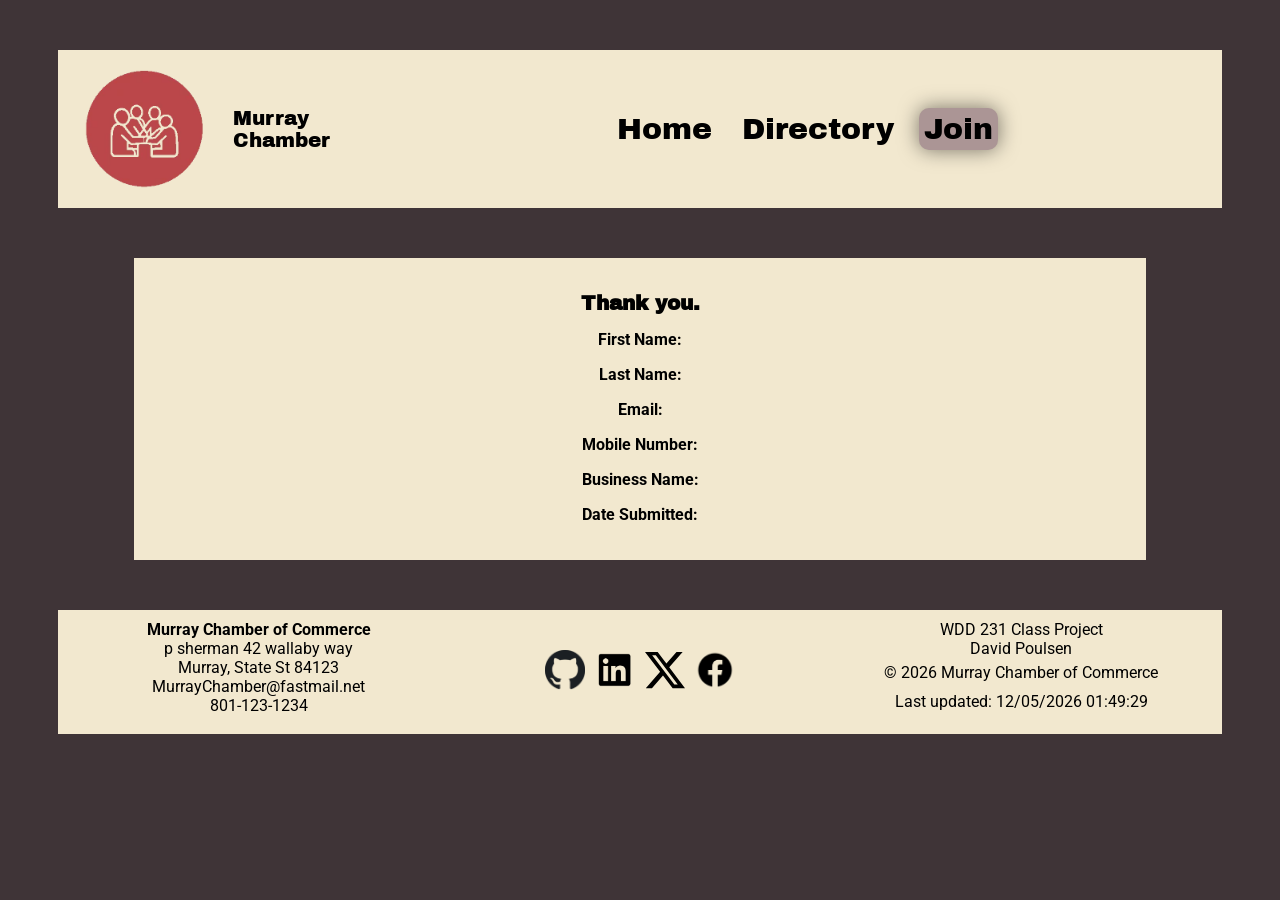
<file: chamber/thankyou.html>
<!DOCTYPE html>
<html lang="en">
<head>
    <meta charset="UTF-8">
    <meta name="viewport" content="width=device-width, initial-scale=1.0">
    <meta name="author" content="David Poulsen">
    <meta name="description" content="Chamber of commerce website for the city of Murray. Join page.">
    <title>Murray Chamber of Commerce</title>

    <link href="styles/large.css" rel="stylesheet">
    <link href="styles/small.css" rel="stylesheet">
    
    <link rel="preconnect" href="https://fonts.googleapis.com">
    <link rel="preconnect" href="https://fonts.gstatic.com" crossorigin>
    <link href="https://fonts.googleapis.com/css2?family=Archivo+Black&family=Roboto:ital,wght@0,100..900;1,100..900&display=swap" rel="stylesheet">

    <script src="../scripts/navigation.js" defer></script>
    <script src="../scripts/date.js" defer></script>
    <script src="scripts/thankyou.js" defer></script>
    <script src="scripts/spotlight.js" defer></script>

    <meta property="og:title" content="Murray Chamber of Commerce">
    <meta property="og:image" content="https://allanredflame.github.io/wdd231/chamber/images/murray.webp">
    <meta property="og:description" content="Chamber of commerce website for the city of Murray. Directory list for our partners.">
    <meta property="og:url" content="https://allanredflame.github.io/wdd231/chamber/chamber.html">

    <link rel="icon" type="image/x-icon" href="images/favicon.ico">
</head>
<body>
    <header>
        <div id="header-container">

            <img id="header-logo" src="../images/justlogo.webp" alt="Photo">

            <span>Murray Chamber</span>

            <a href="#" id="hamburger">&#9776; </a>

            
                <nav id="nav-box">

                    <a href="index.html">Home</a>
                    <a href="directory.html">Directory</a>
                    <a href="join.html" id="chamber-a">Join</a>

                </nav>

        </div>

    </header>
<main id="thank-you-main">
    <h1 id="thank-you">Thank you.</h1>

    <p><strong>First Name:</strong> <span id="out-first"></span></p>
    <p><strong>Last Name:</strong> <span id="out-last"></span></p>
    <p><strong>Email:</strong> <span id="out-email"></span></p>
    <p><strong>Mobile Number:</strong> <span id="out-phone"></span></p>
    <p><strong>Business Name:</strong> <span id="out-business"></span></p>
    <p><strong>Date Submitted:</strong> <span id="out-date"></span></p>
    
</main>

<footer id="chamber-footer">

        <div id="footer-contact-info">
            <b>Murray Chamber of Commerce</b>
            <p>p sherman 42 wallaby way</p>
            <p>Murray, State St 84123</p>
            <p>MurrayChamber@fastmail.net</p>
            <p>801-123-1234</p>
        </div>

        <div id="chamber-icons">
            <a href="https://github.com/AllanRedflame/wdd231"> <img src="../images/github.svg" alt="github" id="github-icon"></a>
            <a href="https://www.linkedin.com/feed"> <img src="../images/linkedin.svg" alt="linkedin" id="linkedin-icon"></a>
            <a href="https://x.com/"> <img src="../images/xwebsite.svg" alt="x" id="x-icon"> </a>
            <a href="https://www.facebook.com"> <img src="../images/facebook.svg" alt="facebook" id="facebook-icon"> </a>
        </div>


        <div id="chamber-bot-row">
            <p>WDD 231 Class Project</p>
            <p>David Poulsen</p>
            <p id="current-year">&#169;</p>
            <p id="lastModified"></p>
        </div>

    </footer>

</body>
</html>
</file>
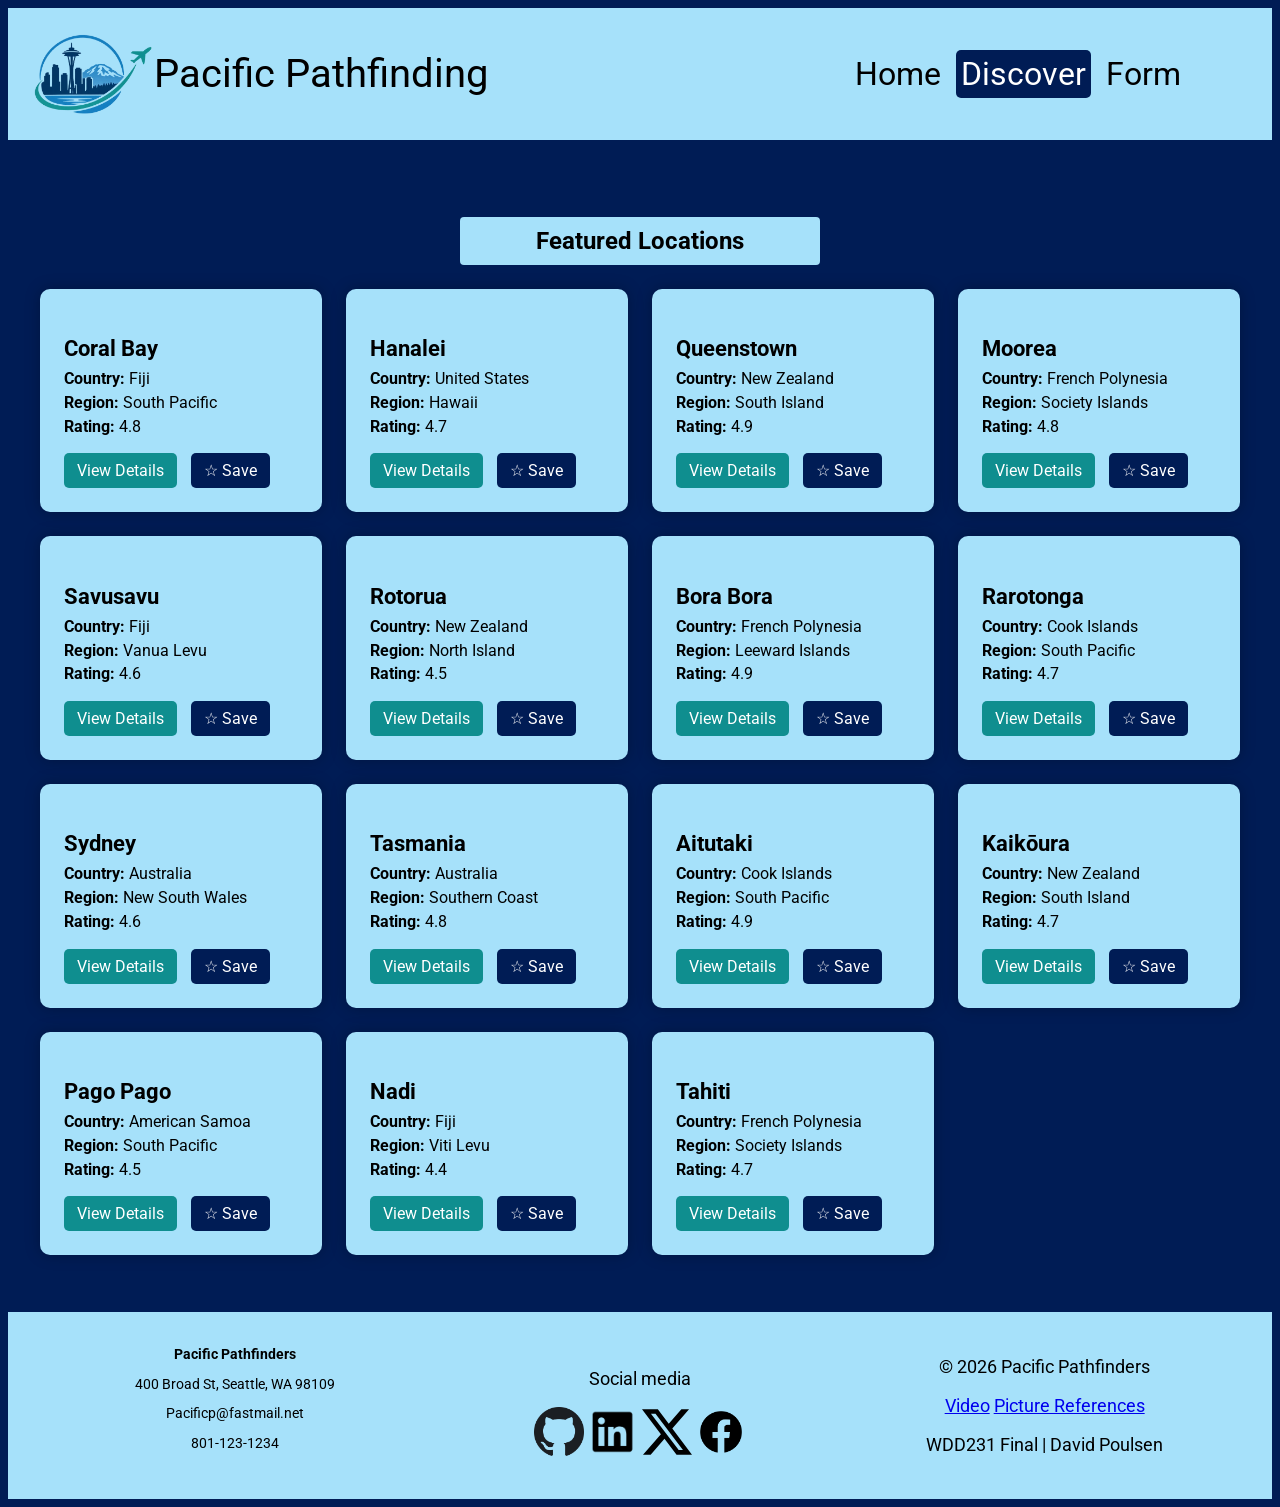
<file: final/discover.html>
<!DOCTYPE html>
<html lang="en">
<head>
    <meta charset="UTF-8">
    <meta name="viewport" content="width=device-width, initial-scale=1.0">
    <title>Pacific Pathfinders | Home page</title>
    <meta name="author" content="David Poulsen">
    <meta name="description" content="Explore curated Pacific Northwest destinations with detailed insights, photos, and travel highlights to help you discover your next adventure.">

    <link href="styles/large.css" rel="stylesheet">
    <link href="styles/small.css" rel="stylesheet">
    <link rel="icon" type="image/x-icon" href="images/favicon.ico">

    <link rel="preconnect" href="https://fonts.googleapis.com">
    <link rel="preconnect" href="https://fonts.gstatic.com" crossorigin>
    <link href="https://fonts.googleapis.com/css2?family=Archivo+Black&family=Roboto:ital,wght@0,100..900;1,100..900&display=swap" rel="stylesheet">

    <meta property="og:title" content="Pacific Pathfinders">
    <meta property="og:image" content="https://allanredflame.github.io/wdd231/final/images/space-needle.webp">
    <meta property="og:description" content="Website for Pacific Pathfinders. Discover locations and sign up for our services.">
    <meta property="og:url" content="https://allanredflame.github.io/wdd231/final/index.html">

    <script src="scripts/toggle.js" defer></script>
    <script type="module" src="scripts/fetch.js" ></script>
    <script type="module" src="scripts/main.js"></script>
    <script type="module" src="scripts/user-interface.js"></script>

    
</head>
<body>
    <header>
        <img src="images/seattle-travel-logo.webp" alt="company logo">
        <span>Pacific Pathfinding</span>

        <button id="nav-toggle" aria-expanded="false" aria-controls="nav-menu">&#9776;</button>

        <nav id="nav-menu">
            <a href="index.html">Home</a>      
            <a href="discover.html" id="discover-a">Discover</a>
            <a href="form.html">Form</a>
        </nav>

    </header>

  <main>
    <section id="locations-section">
      <h1>Featured Locations</h1>
      <div id="locations-container"></div>
    </section>


    <div id="location-modal" class="modal" aria-hidden="true" role="dialog" aria-modal="true">
      <div class="modal-content">
        <button id="modal-close" aria-label="Close details">&times;</button>
        <h2 id="modal-title">Title</h2>
        <p id="modal-description"></p>
        <p id="modal-region"></p>
        <p id="modal-rating"></p>
      </div>
    </div>
  </main>

  <footer>
        <div id="footer-contact-info">
            <b>Pacific Pathfinders</b>
            <p>400 Broad St, Seattle, WA 98109</p>
            <p>Pacificp@fastmail.net</p>
            <p>801-123-1234</p>
        </div>

        <div id="social-div">
                <p>Social media</p>
                <a href="https://github.com/AllanRedflame/wdd231"><img src="../images/github.svg" alt="github" id="github-icon"></a>
                <a href="https://www.linkedin.com/feed"><img src="../images/linkedin.svg" alt="linkedin" id="linkedin-icon"></a>
                <a href="https://x.com/"><img src="../images/xwebsite.svg" alt="x" id="x-icon"></a>
                <a href="https://www.facebook.com"><img src="../images/facebook.svg" alt="facebook" id="facebook-icon"></a>
        </div>

        <div id="copyright">
            <p>&copy; 2026 Pacific Pathfinders</p>
            <a href="https://youtu.be/yFrEBeFDICo">Video</a>
            <a href="reference.html">Picture References</a>
            <p>WDD231 Final | David Poulsen</p>
        </div>

    </footer>
</body>
</html>
</file>
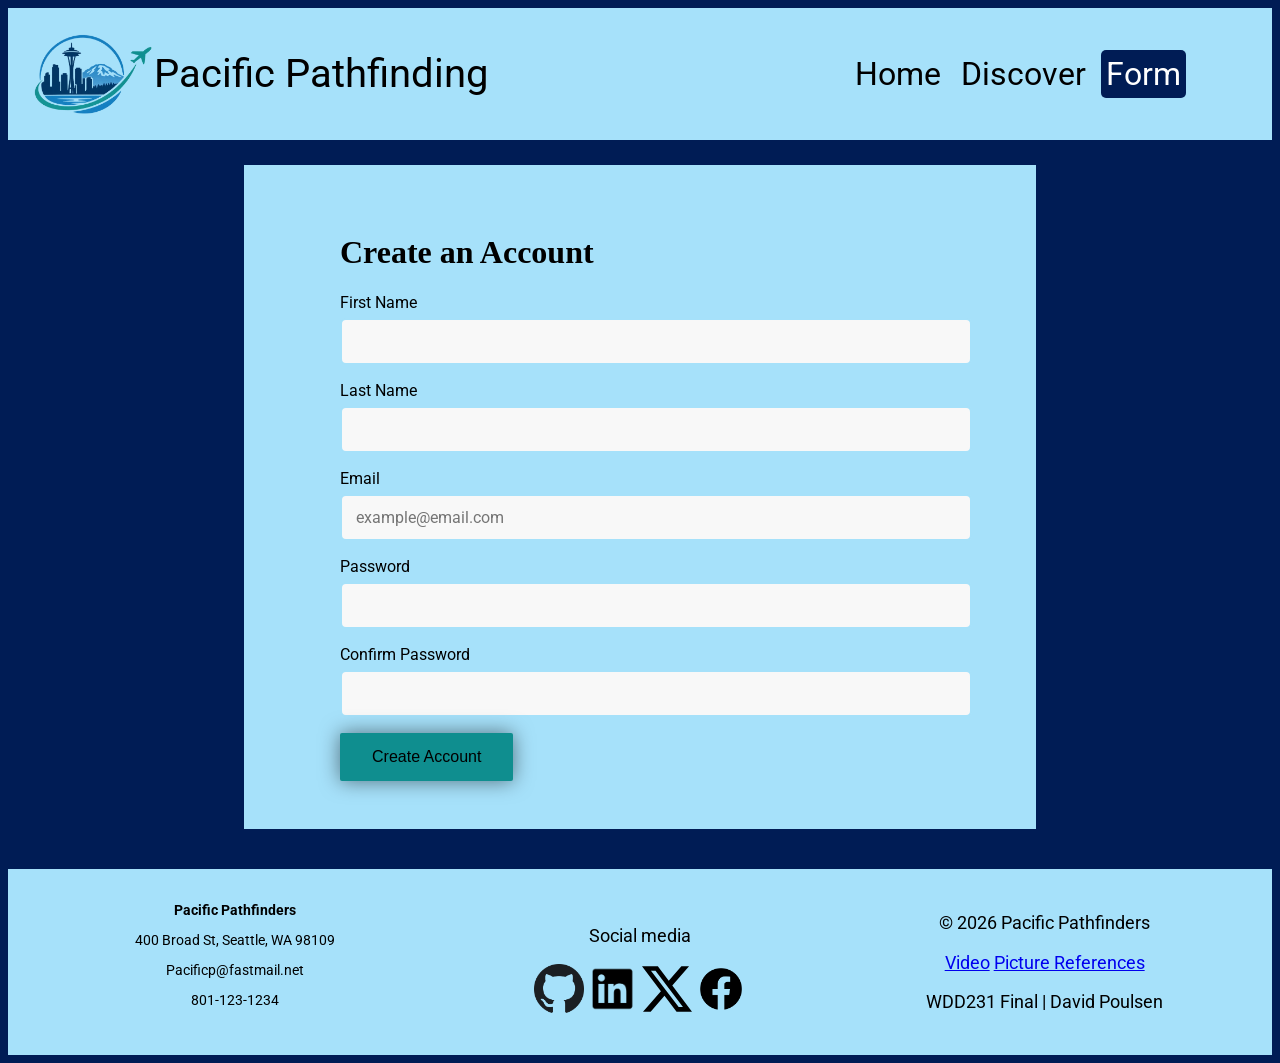
<file: final/form.html>
<!DOCTYPE html>
<html lang="en">
<head>
    <meta charset="UTF-8">
    <meta name="viewport" content="width=device-width, initial-scale=1.0">
    <title>Pacific Pathfinders | Home page</title>
    <meta name="author" content="David Poulsen">
    <meta name="description" content="Create your Pacific Pathfinders account to access personalized travel tools, save favorite destinations, and receive tailored adventure recommendations.">

    <link href="styles/large.css" rel="stylesheet">
    <link href="styles/small.css" rel="stylesheet">
    <link rel="icon" type="image/x-icon" href="images/favicon.ico">

    <link rel="preconnect" href="https://fonts.googleapis.com">
    <link rel="preconnect" href="https://fonts.gstatic.com" crossorigin>
    <link href="https://fonts.googleapis.com/css2?family=Archivo+Black&family=Roboto:ital,wght@0,100..900;1,100..900&display=swap" rel="stylesheet">

    <meta property="og:title" content="Pacific Pathfinders">
    <meta property="og:image" content="https://allanredflame.github.io/wdd231/final/images/space-needle.webp">
    <meta property="og:description" content="Website for Pacific Pathfinders. Discover locations and sign up for our services.">
    <meta property="og:url" content="https://allanredflame.github.io/wdd231/final/index.html">

    <script src="scripts/toggle.js" defer></script>
    <script src="scripts/form.js" defer></script>
    
</head>
<body>
    <header>
        <img src="images/seattle-travel-logo.webp" alt="company logo">
        <span>Pacific Pathfinding</span>

        <button id="nav-toggle" aria-expanded="false" aria-controls="nav-menu">&#9776;</button>

        <nav id="nav-menu">
            <a href="index.html">Home</a>      
            <a href="discover.html">Discover</a>
            <a href="form.html" id="form-a">Form</a>
        </nav>

    </header>

<main>

<div id="join-main">

        <div id="inputs">
            <h1>Create an Account</h1>
            <form id="my-form" action="thankyou.html" method="get">

                <div id="first-name-box" class="input-box">
                    <label for="first-name">First Name</label>
                    <input id="first-name" type="text" name="first-name" required autocomplete="given-name" title="Enter your first name">
                </div>

                <div id="last-name-box" class="input-box">
                    <label for="last-name">Last Name</label>
                    <input id="last-name" type="text" name="last-name" required autocomplete="family-name" title="Enter your last name">
                </div>

                <div class="input-box">
                    <label for="email">Email</label>
                    <input id="email" type="email" placeholder="example@email.com" name="email-box" title="Enter your email" autocomplete="email" required>
                </div>

                <div class="input-box">
                    <label for="password">Password</label>
                    <input type="password" id="password" name="password" required>
                </div>
                <div class="input-box">
                    <label for="confirm-password">Confirm Password</label>
                    <input type="password" id="confirm-password" name="confirm-password" required>
                </div>

                <button type="submit" id="submit-button">Create Account</button>

            </form>
        </div>
    </div>
</main>

    <footer>
        <div id="footer-contact-info">
            <b>Pacific Pathfinders</b>
            <p>400 Broad St, Seattle, WA 98109</p>
            <p>Pacificp@fastmail.net</p>
            <p>801-123-1234</p>
        </div>

        <div id="social-div">
                <p>Social media</p>
                <a href="https://github.com/AllanRedflame/wdd231"><img src="../images/github.svg" alt="github" id="github-icon"></a>
                <a href="https://www.linkedin.com/feed"><img src="../images/linkedin.svg" alt="linkedin" id="linkedin-icon"></a>
                <a href="https://x.com/"><img src="../images/xwebsite.svg" alt="x" id="x-icon"></a>
                <a href="https://www.facebook.com"><img src="../images/facebook.svg" alt="facebook" id="facebook-icon"></a>
        </div>

        <div id="copyright">
            <p>&copy; 2026 Pacific Pathfinders</p>
            <a href="https://youtu.be/yFrEBeFDICo">Video</a>
            <a href="reference.html">Picture References</a>
            <p>WDD231 Final | David Poulsen</p>
        </div>

    </footer>
</body>
</html>
</file>
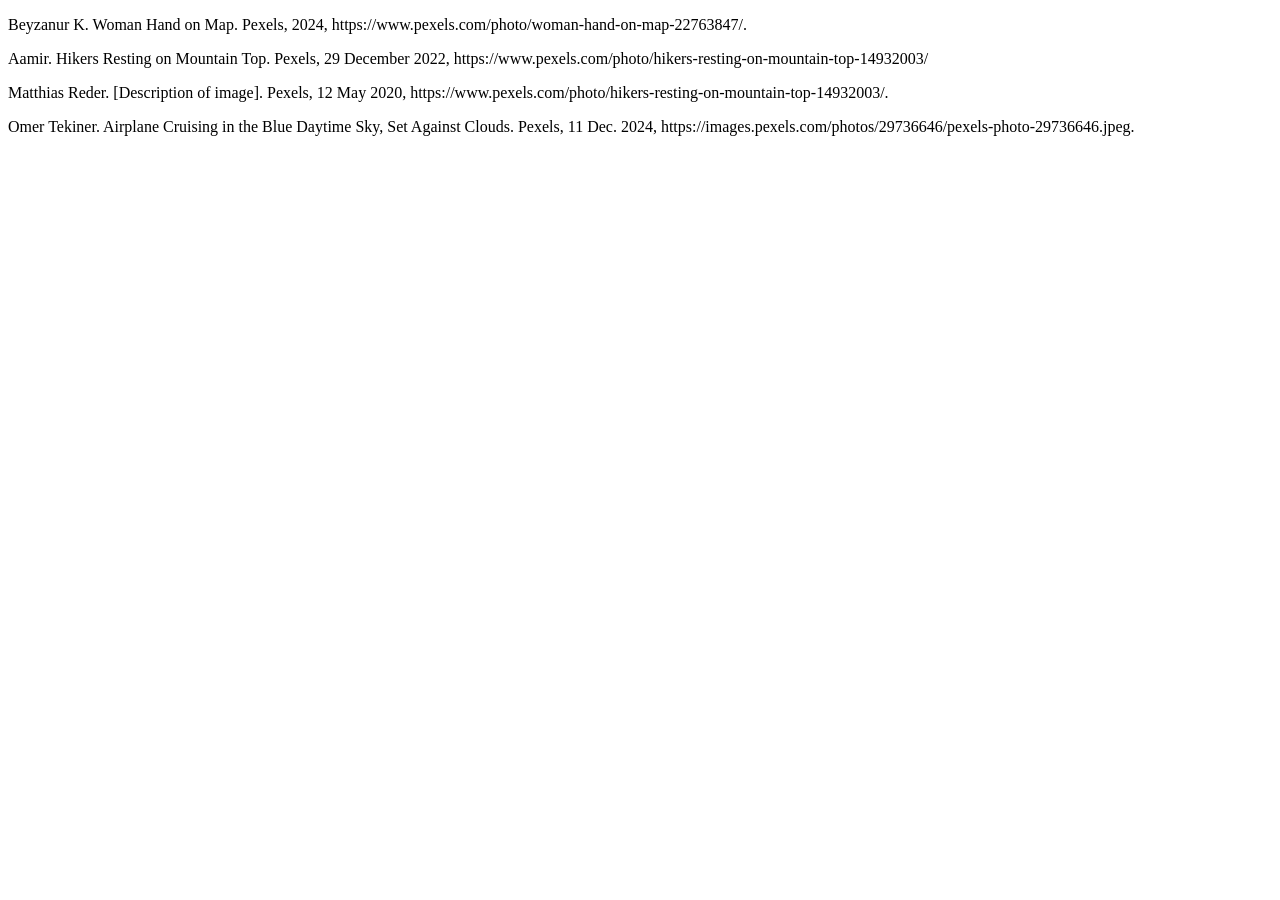
<file: final/reference.html>
<!DOCTYPE html>
<html lang="en">
<head>
    <meta charset="UTF-8">
    <meta name="viewport" content="width=device-width, initial-scale=1.0">
    <title>Document</title>
</head>
<body>
    <p>Beyzanur K. Woman Hand on Map. Pexels, 2024, https://www.pexels.com/photo/woman-hand-on-map-22763847/.</p>
    <p>Aamir. Hikers Resting on Mountain Top. Pexels, 29 December 2022, https://www.pexels.com/photo/hikers-resting-on-mountain-top-14932003/</p>
    <p>Matthias Reder. [Description of image]. Pexels, 12 May 2020, https://www.pexels.com/photo/hikers-resting-on-mountain-top-14932003/.</p>
    <p>Omer Tekiner. Airplane Cruising in the Blue Daytime Sky, Set Against Clouds. Pexels, 11 Dec. 2024, https://images.pexels.com/photos/29736646/pexels-photo-29736646.jpeg.</p>

</body>
</html>
</file>
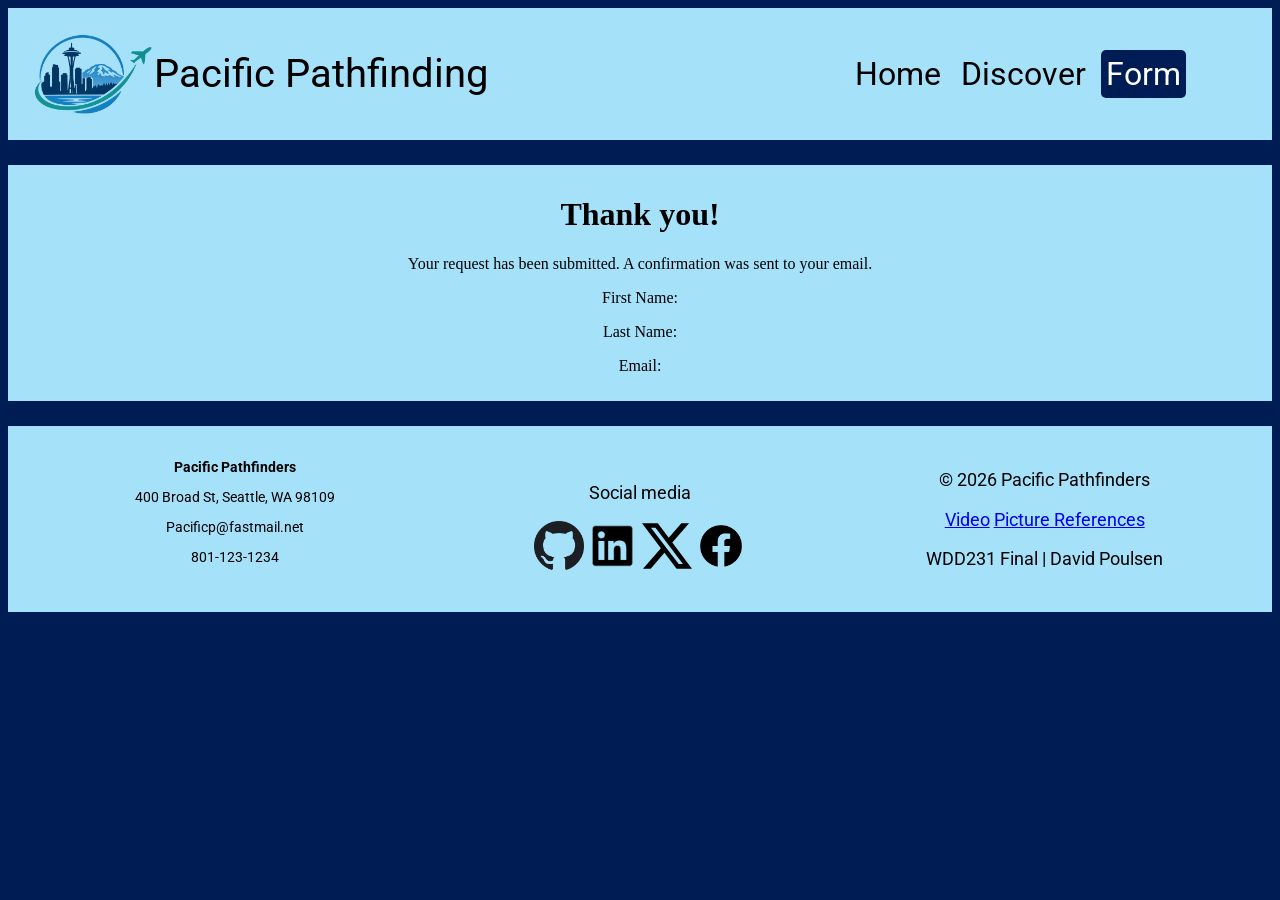
<file: final/thankyou.html>
<!DOCTYPE html>
<html lang="en">
<head>
    <meta charset="UTF-8">
    <meta name="viewport" content="width=device-width, initial-scale=1.0">
    <title>Pacific Pathfinders | Home page</title>
    <meta name="author" content="David Poulsen">
    <meta name="description" content="Thank you for creating your Pacific Pathfinders account. Your information has been received, and you’re ready to start exploring new travel adventures">

    <link href="styles/large.css" rel="stylesheet">
    <link href="styles/small.css" rel="stylesheet">
    <link rel="icon" type="image/x-icon" href="images/favicon.ico">

    <link rel="preconnect" href="https://fonts.googleapis.com">
    <link rel="preconnect" href="https://fonts.gstatic.com" crossorigin>
    <link href="https://fonts.googleapis.com/css2?family=Archivo+Black&family=Roboto:ital,wght@0,100..900;1,100..900&display=swap" rel="stylesheet">

    <meta property="og:title" content="Pacific Pathfinders">
    <meta property="og:image" content="https://allanredflame.github.io/wdd231/final/images/space-needle.webp">
    <meta property="og:description" content="Website for Pacific Pathfinders. Discover locations and sign up for our services.">
    <meta property="og:url" content="https://allanredflame.github.io/wdd231/final/index.html">

    <script src="scripts/toggle.js" defer></script>
    <script src="scripts/form.js" defer></script>
    <script src="scripts/thankyou.js" defer></script>
    
</head>
<body>
    <header>
        <img src="images/seattle-travel-logo.webp" alt="company logo">
        <span>Pacific Pathfinding</span>

        <button id="nav-toggle" aria-expanded="false" aria-controls="nav-menu">&#9776;</button>

        <nav id="nav-menu">
            <a href="index.html">Home</a>      
            <a href="discover.html">Discover</a>
            <a href="form.html" id="form-a">Form</a>
        </nav>

    </header>

    <main>
        <div id="thank-you-div">
            <h1>Thank you!</h1>
            <p>Your request has been submitted. A confirmation was sent to your email.</p>
            <p>First Name: <span id="out-first"></span></p>
            <p>Last Name: <span id="out-last"></span></p>
            <p>Email: <span id="out-email"></span></p>
        </div>

    </main>

    <footer>
        <div id="footer-contact-info">
            <b>Pacific Pathfinders</b>
            <p>400 Broad St, Seattle, WA 98109</p>
            <p>Pacificp@fastmail.net</p>
            <p>801-123-1234</p>
        </div>

        <div id="social-div">
                <p>Social media</p>
                <a href="https://github.com/AllanRedflame/wdd231"><img src="../images/github.svg" alt="github" id="github-icon"></a>
                <a href="https://www.linkedin.com/feed"><img src="../images/linkedin.svg" alt="linkedin" id="linkedin-icon"></a>
                <a href="https://x.com/"><img src="../images/xwebsite.svg" alt="x" id="x-icon"></a>
                <a href="https://www.facebook.com"><img src="../images/facebook.svg" alt="facebook" id="facebook-icon"></a>
        </div>

        <div id="copyright">
            <p>&copy; 2026 Pacific Pathfinders</p>
            <a href="https://youtu.be/yFrEBeFDICo">Video</a>
            <a href="reference.html">Picture References</a>
            <p>WDD231 Final | David Poulsen</p>
        </div>

    </footer>
</body>
</html>
</file>
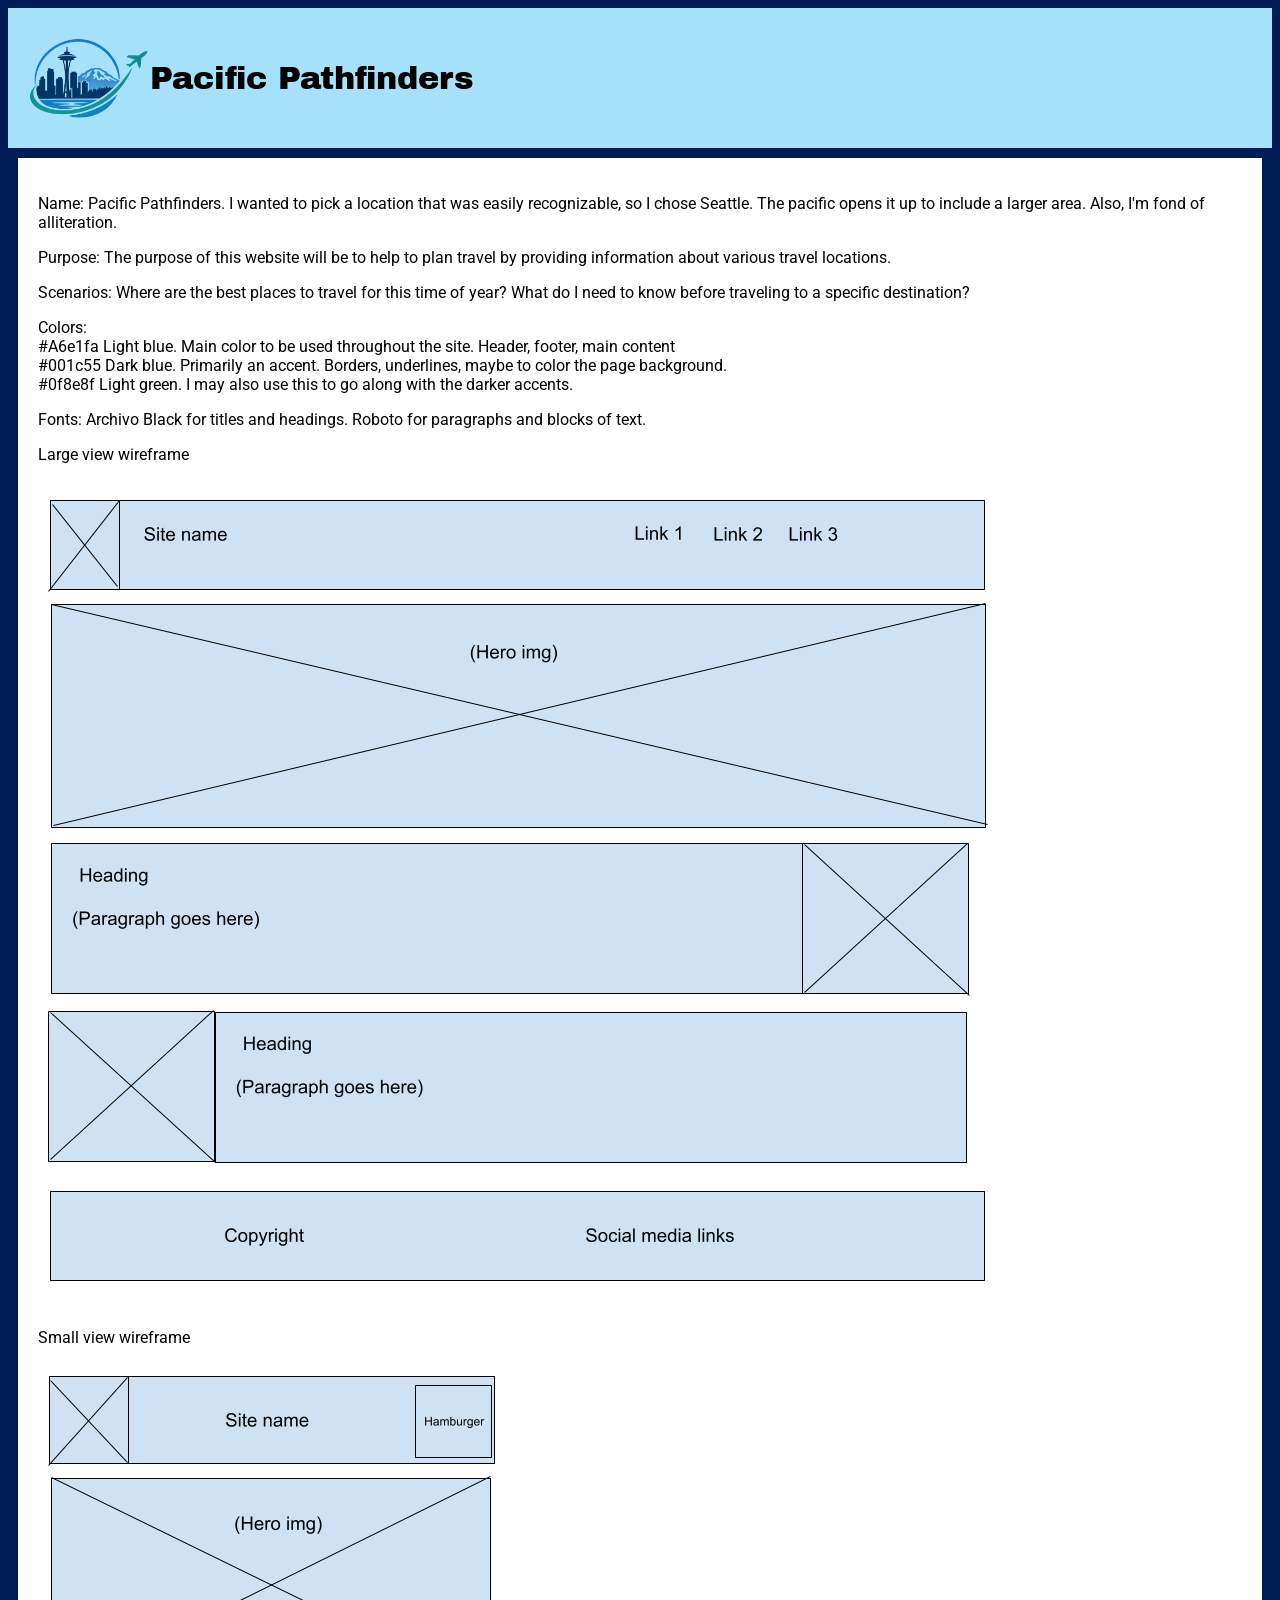
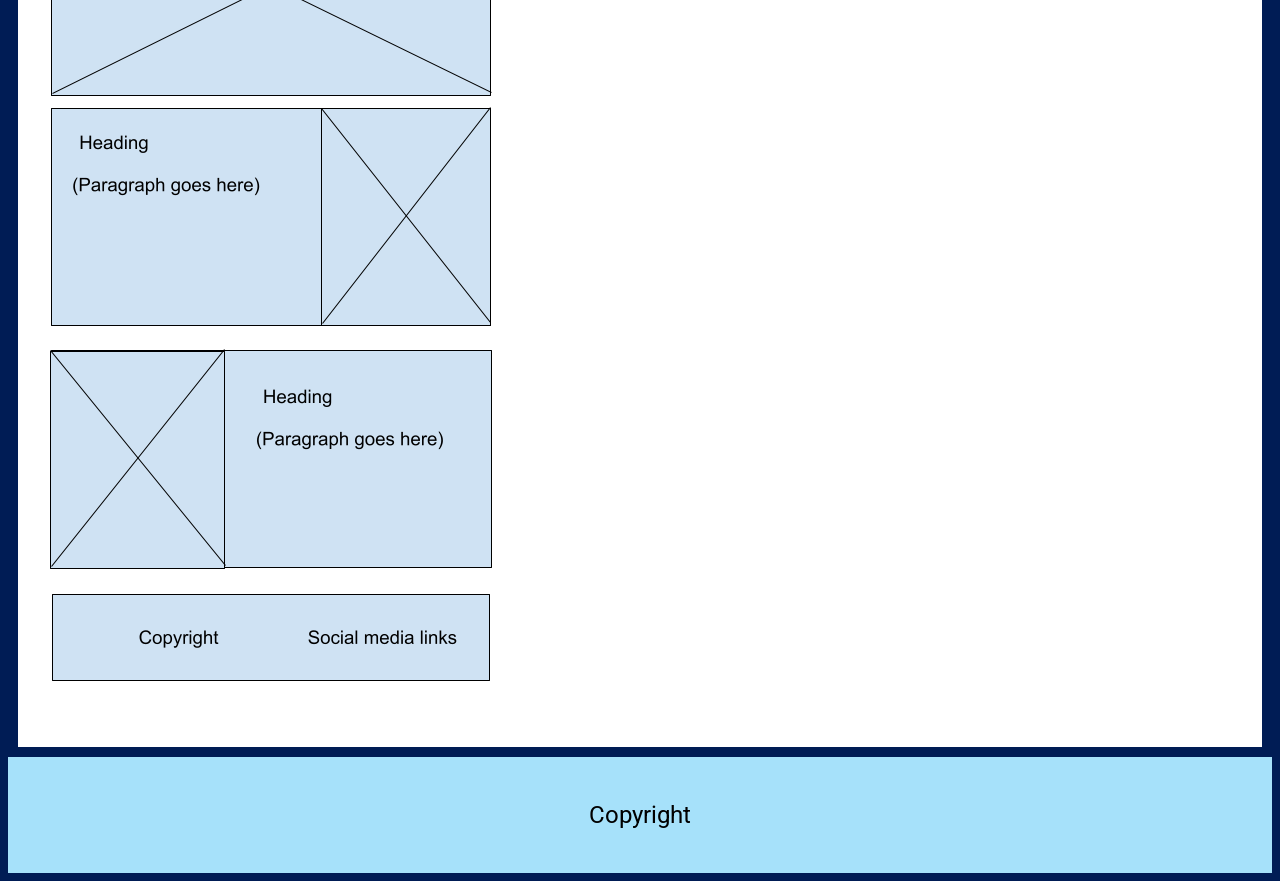
<file: travel/travel.html>
<!DOCTYPE html>
<html lang="en">
<head>
    <meta charset="UTF-8">
    <meta name="viewport" content="width=device-width, initial-scale=1.0">
    <title>Pacific Pathfinders | Wireframe and site plan</title>
    <link href="styles/large.css" rel="stylesheet">

    <link rel="preconnect" href="https://fonts.googleapis.com">
    <link rel="preconnect" href="https://fonts.gstatic.com" crossorigin>
    <link href="https://fonts.googleapis.com/css2?family=Archivo+Black&family=Oswald:wght@200..700&family=Roboto:ital,wght@0,100..900;1,100..900&display=swap" rel="stylesheet">
</head>
<body>

    <header> 
        <img src="images/seattle-travel-logo.webp" alt="logo">
        <span>Pacific Pathfinders</span>
    </header>

    <main>
        <p>Name: Pacific Pathfinders. I wanted to pick a location that was easily recognizable, so I chose Seattle. The pacific opens it up to include a larger area. Also, I'm fond of alliteration.</p>
        <p>Purpose: The purpose of this website will be to help to plan travel by providing information about various travel locations.</p>
        <p>Scenarios: 
            Where are the best places to travel for this time of year?
            What do I need to know before traveling to a specific destination?
        </p>
        <p>Colors:<br> 
            #A6e1fa Light blue. Main color to be used throughout the site. Header, footer, main content<br> 
            #001c55 Dark blue. Primarily an accent. Borders, underlines, maybe to color the page background.<br> 
            #0f8e8f Light green. I may also use this to go along with the darker accents. 
        </p>
        <p>
            Fonts: 
            Archivo Black for titles and headings.
            Roboto for paragraphs and blocks of text.
        </p>

        <div id="wireframes"></div>
        <p>Large view wireframe</p>
        <img src="images/wireframe-large.png" alt="large wireframe">
        <p>Small view wireframe</p>
        <img src="images/wireframe-small.png" alt="small wireframe">

    </main>

    <footer>
        <p>Copyright</p>
    </footer>
    
</body>
</html>
</file>
<file: chamber/styles/large.css>
@media only screen and (min-width: 1025px ) {


    html body {
        background: #3f3437;
        overflow-x: hidden;
    }

    #main-container h1 {
        background-color: #f2e8cf;
        text-align: center;
        margin-left: 35%;
        margin-right: 35%;
        
    }

    header nav {
        display: flex;
        align-items: center;
        margin: 30px;
        grid-column: 4;

    }

    header nav a {
        margin: 20px;
        margin-left: auto;
        color: black;
        text-decoration: none;
        padding: 5px;
    }

    nav {
        background-color: #f2e8cf;
    }

    header, h1, nav {
        font-family: "Archivo Black", sans-serif;
        font-size: 125%;
    }

    main, footer {
        font-family: "Roboto", sans-serif;
    }
    #hamburger {
        display: none;
    }

    nav {
        font-size: 400%;
        display: flex;
        align-items: center;
        margin: 50px;

    }

    #dropdown-a {
        background-color: #ab9595;
        border-radius: 10px;
        transition: 0.2s;
        box-shadow: 0 0 20px rgba(0, 0, 0, 0.5);    
    }

    #nav-dropdown {
        display: none;
    }


    nav a:hover {
        background-color: #ab9595;
        border-radius: 10px;
        transition: 0.2s;
        box-shadow: 0 0 20px rgba(0, 0, 0, 0.5);
    }

    #header-container {
        background-color: #f2e8cf;
        display: grid;
        grid-template-columns: repeat(5, 1fr);
        margin: 50px;
        place-items: center;

    }

    #home-main {
        background-color: #f2e8cf;
        margin: 50px;

    }


    #header-logo {
        width: 120px;
        height: auto;
        margin: 20px;

    }

    .discover-a {
        background-color: #ab9595;
        border-radius: 10px;
        transition: 0.2s;
        box-shadow: 0 0 20px rgba(0, 0, 0, 0.5);    

    }

    nav a {
        color: black;
        margin-right: 30px;
        margin-left: 15px;
        text-decoration: none;
        margin: 20px
    }

    #about-me {
        display: grid;
        grid-template-columns: 1fr 1fr 1fr;

    }

    #about-me-paragraph {
        grid-column: 1/3;
        margin-right: 10px;
        background-color: #eae0d5;}

    #about-me-photo {
        place-items: center;
        grid-row: 1;
        grid-column: 3;

    }

    #about-me-paragraph h2 {
        background-color: #bc4749;
        font-size: 200%;
        text-align: center;
        margin-top: auto;


    }

    #about-me-paragraph p {
        font-size: 150%;
        margin-left: 30px;

    }

    #student-picture {
        display: flex;
        width: 80%;
        height: auto;
        padding-bottom: 20px;
        margin: auto;

    }

    #about-me-photo {
        background-color: #eae0d5;    
        margin-left: 10px;



    }

    #about-me-photo h2 {
        font-size: 200%;
        margin-top: auto;
    }

    #student-photo-container {
        background-color: #bc4749;
        align-self: stretch;
        justify-self: stretch;
        text-align: center;

    }

    #web-courses {
        text-align: center;
        background-color: #bc4749;
        margin: 20px;
        padding: 10px;
    }

    #courses {
        display: grid;
        text-align: center;
        grid-template-rows: 1fr 1fr;
        grid-template-columns: 1fr 1fr 1fr;
    }

    .top-row-course {
        display: grid;
        grid-template-columns: repeat(3, 1fr);
        gap: 20px;
        grid-column: 1 / 4;
        margin-left: 10px;
        margin-right: 10px;
        margin-bottom: 20px;
        
    }

    .top-row-course h2 {
        background-color: #bc4749;
        border-radius: 40px;
        padding: 10px;
        margin: 0;
    }

    .bot-row-course {
        background-color: #bc4749;
        border-radius: 40px;
        margin-left: 10px;
        margin-right: 10px;
        margin-bottom: 20px;
        grid-row: 2;
    }

    #home-footer {
        background-color: #f2e8cf;;
        margin: 50px;
    }

    #top-row {
        display: grid;
    }

    #credit-score {
        text-align: center;
        font-size: 150%;
        background-color: #bc4749; 
        padding: 15px;

    }

    #home-footer img, #home-footer a {
        height: 40px;
    }

    #icons {

        padding-top: 25px;
        display: flex;
        justify-content: center
    }

    #icons a:hover {
        transform: scale(1.5);
        transition: 0.3s;
        border-radius: 30px;

    }

    #icons a {
        padding-left: 5px;
        padding-right: 5px;
        transition: 0.3s;
    }

    #bot-row {
            background-color: #bc4749;
            margin-top: 30px;
    }
    #current-year, #lastModified {
        margin-top: 20px;
        display: grid;
        text-align: center;
        font-size: 150%;
        margin: 10px;
        padding: 5px;
    }

    .home-a {
        background-color: #ab9595;
        border-radius: 10px;
        transition: 0.2s;
        box-shadow: 0 0 20px rgba(0, 0, 0, 0.5);
    }

































    .card.off {
        background-color: #f2e8cf;    
        display: grid;
        margin-left: 10px;
        margin-right: 10px;
        grid-template-rows: 1fr auto;
        text-align: center;
        border-radius: 15px;
    }

    .card {
        padding: 10px;
    }

    main.on {
        margin-left: 15%;
        margin-right: 15%;
    }


    #lastModified {
        font-size: 100%;
    }

    #current-year {
        font-size: 100%;
    }



    .card.off .topDiv {
        background-color: #e4373a;
        border-top-left-radius: 15px;
        border-top-right-radius: 15px;
        height: 65px;

    }

    .card.off .bottomDiv {
        display: grid;
        grid-template-columns: 1fr 1fr 1fr;
        grid-template-rows: 1fr 1fr 1fr;
    }

    .bottomDiv img {
        grid-column: 1;
        grid-row: 1 / 4;
        padding: 10px;
    }

    .card.off .bottomDiv p {
        grid-column: 2 / 4;
    }

    #buttons {
        margin: 50px;
        text-align: center;
        margin: 40px;
    }

    #buttons span {
        background-color: #f2e8cf;
        border-radius: 10px;
        margin-left: 20px;
        margin-right: 20px;
        padding-right: 20px;
        padding-left: 20px;
        font-size: 40px;
    }

    #buttons span:hover {
        background-color: #ab9595;
        border-radius: 10px;
        transition: 0.2s;
        box-shadow: 0 0 20px rgba(0, 0, 0, 0.5);
    }

    #grid.on {
        background-color: #a49292;
    }

    #list.on {
        background-color: #a49292;
    }


    .card {
        margin: auto;
    }

    .card h3 {
        font-size: 100%; 
    }

    .card p {
        font-size: 80%;
        white-space: normal;
    }

    #chamber-main p {
        margin: 30px;
        margin: auto;
    }

    #chamber-main div img {
        width: 175px;
    }





    #chamber-main.off {
        margin-left: 40px;
        margin-right: 40px;
        display: grid;
        grid-template-columns: auto auto auto;
        gap: 20px;
    }

    #chamber-main.on {
        background-color: #f2e8cf;
    }

    #chamber-main.on img {
        display: none;
    }

    #chamber-main h3 {
        font-weight: bold;
    }

    html, body {
        font-family: "Oswald", sans-serif;
    }


    #grid.off {
        background-color: #f2e8cf;
        border-radius: 10px;
        transition: 0.2s;
        box-shadow: 0 0 40px rgba(0, 0, 0, 0.5);    
    }

    #list.off {
        background-color: #f2e8cf;
        border-radius: 10px;
        transition: 0.2s;
        box-shadow: 0 0 40px rgba(0, 0, 0, 0.5); 
    }



    header nav {
        font-size: 150%;
        display: flex;
        align-items: center;
        margin: 30px;
        grid-column: 4;

    }

    header nav a {
        margin: 20px;
        margin-left: auto;
        color: black;
        text-decoration: none;
        padding: 5px;
    }



    nav a:hover {
        background-color: #ab9595;
        border-radius: 10px;
        transition: 0.2s;
        box-shadow: 0 0 20px rgba(0, 0, 0, 0.5);
    }


    #header-container {
        background-color: #f2e8cf;
        display: grid;
        grid-template-columns: repeat(5, 1fr);
        margin: 50px;
        place-items: center;

    }

    #chamber-footer {
        background-color: #f2e8cf;
        display: grid;
        grid-template-columns: 1fr 1fr 1fr;
        text-align: center;
        margin: 50px;
        padding: 10px;
    }

    #chamber-bot-row {
        margin-top: 0px;
        margin: 0%;
    }

    #chamber-icons img {
        width: 40px;
        margin: auto;
        margin-bottom: 50%;
        margin-top: 50%;
        padding: 5px;

    }

    #chamber-icons a {
        transform: scale(1);
        transition: 0.3s;
    }

    #chamber-icons a:hover {
        transform: scale(1.5);
        transition: 0.3s;
        border-radius: 30px;
    }

    #chamber-icons {
        display: flex;
        justify-content: center; 
    }

    #chamber-footer p {
        margin: 0px;
    }


    #div-main {
        position: relative;
        width: 100%;
        max-width: 1200px;
        margin: 0 auto;
    }


    #hero-img {
        width: 100%;
        height: auto;
        display: block;
        filter: blur(1.2px);
    }

    #hero-overlay {
        position: absolute;
        inset: 0;
        display: flex;
        flex-direction: column;
        justify-content: center;
        align-items: center;

        text-align: center;
        pointer-events: none; 
    }

    #hero-overlay h1 {
        color: #f2e8cf;
        font-family: "Oswald", sans-serif;
        font-weight: 700;
        font-size: clamp(1.5rem, 4vw, 4rem);
        margin: 0;

        text-shadow: 0 0 20px rgba(0, 0, 0, 0.8),
                    0 0 40px rgba(0, 0, 0, 0.6);
    }

    .cta-text {
        color: #f2e8cf;
        font-size: clamp(1rem, 2vw, 1.5rem);
        margin-top: 1rem;

        text-shadow: 0 0 15px rgba(0, 0, 0, 0.8),
                    0 0 30px rgba(0, 0, 0, 0.6);
    }


    .cta-button {
        margin-top: 1.5rem;
        padding: 0.75rem 1.5rem;

        background-color: #e63946;
        color: black;
        font-size: 1.2rem;
        font-weight: 600;
        text-decoration: none;
        border-radius: 6px;

        box-shadow: 0 0 15px rgba(0, 0, 0, 0.6);
        transition: background-color 0.2s ease, transform 0.2s ease;
    }

    .cta-button:hover {
        background-color: #e4373a;
        transform: scale(1.05);
    }

    #spotlights-div {
        display: grid;
        grid-template-columns: 1fr 1fr 1fr;
    }

    #spotlights-div .card {
        text-align: center;
    }

    #weather-div .bottomDiv {
        height: 130px;
    }

    #spotlights-div .topDiv {
        display: grid;
        background-color: #e4373a;
        border-top-left-radius: 15px;
        border-top-right-radius: 15px;
        height: 65px;

    }

    #spotlight-p {
        text-align: center;
        font-size: 200%;
        background-color: #f2e8cf;
        margin-left: 35%;
        margin-right: 35%;
        padding: 5px;
        border-radius: 5px;
    }

    #spotlights-div .topDiv {
        place-items: center;

    }

    #spotlights-div .bottomDiv {
        background-color: #f2e8cf;
        padding: 10px;
    }

    #spotlights-div img {
        width: 65%;

    }

    #spotlights-div .bottomDiv {
        box-shadow: 4px 4px 12px rgba(0, 0, 0, 0.4);
    }

    #weather-div {
        display:flex;
        margin-left: 15%;
        margin-right: 15%;
    }

    #events-section {
        background-color: #f2e8cf;
        margin: 50px;
        padding: 30px;
        border-radius: 15px;
        text-align: center;
        font-family: "Roboto", sans-serif;
    }

    #events-section h2 {
        font-family: "Archivo Black", sans-serif;
        font-size: 250%;
        margin-bottom: 30px;
    }

    .event-card {
        background-color: #e4373a;
        color: black;
        border-radius: 15px;
        padding: 20px;
        margin: 20px auto;
        max-width: 700px;

        box-shadow: 0 0 25px rgba(0, 0, 0, 0.4);
        transition: transform 0.2s ease, box-shadow 0.2s ease;
    }

    .event-card:hover {
        transform: scale(1.03);
        box-shadow: 0 0 35px rgba(0, 0, 0, 0.5);
    }

    .event-card h3 {
        font-family: "Oswald", sans-serif;
        font-size: 180%;
        margin-bottom: 10px;

        display: grid;
        place-items: center;
    }

    .event-card p {
        font-size: 120%;
        margin: 8px 0;
    }


    #weather-h2 {
        text-align: center;
        background-color: #f2e8cf;
        padding: 15px;
        margin-left: 35%;
        margin-right: 35%;
        border-radius: 15px;
    }


    #weather-div .topDiv {
        display: grid;
        background-color: #e4373a;
        border-top-left-radius: 15px;
        border-top-right-radius: 15px;
        height: 65px;
        place-items: center;
        font-size: 125%;

    }



    #weather-div .bottomDiv {
        background-color: #f2e8cf;
        font-size: 125%;
        padding: 15px;
    }

    #chamber-a {
        background-color: #ab9595;
        border-radius: 10px;
        transition: 0.2s;
        box-shadow: 0 0 20px rgba(0, 0, 0, 0.5);    
    }

    #join-a {
        background-color: #ab9595;
        border-radius: 10px;
        transition: 0.2s;
        box-shadow: 0 0 20px rgba(0, 0, 0, 0.5);    
    }


    #join-main {
        background-color: #f2e8cf;
        display: grid;
        grid-template-columns: 1fr 1fr;
        padding: 10px;
        margin-left: 10%;
        margin-right: 10%;
    }

    #inputs {
        grid-column: 1;
        
    }


    .input-box {
        display: flex;
        flex-direction: column;
    }

    input, select {
        margin-right: 50%;
        height: 50px;
    }




    #inputs div {
        margin: 10px;
        text-align: center;
    }

    input, textarea, select, option {
        padding: 10px;
        width: 100%;
        text-align: center;
        box-sizing: border-box;

    }

    #tier-information {
        grid-column: 2;

    }

    #membership-level {
        text-align: center;
    }

    #join-main {
        display: grid;
        grid-template-columns: 1fr;
        gap: 20px;
    }

    #join-main {
        grid-template-columns: 1fr 1fr;
    }

    .member-card {
        background-color: #eae0d5;
        padding: 20px;
        border-radius: 10px;
        margin-bottom: 20px;
        text-align: center;
        box-shadow: 0 0 10px rgba(0,0,0,0.2);
    }

    .member-card a {
        display: inline-block;
        margin-top: 10px;
        background-color: #bc4749;
        color: white;
        padding: 8px 12px;
        border-radius: 6px;
        text-decoration: none;
    }

    .member-card a:hover {
        background-color: #e4373a;
    }


    .modal {
        display: none;
        position: fixed;
        inset: 0;
        background: rgba(0,0,0,0.6);
        justify-content: center;
        align-items: center;
    }

    #join-heading {
        background-color: #f2e8cf;
        text-align: center;
        padding: 20px;
        margin-left: 35%;
        margin-right: 35%;
    }


    .modal-content {
        background: #f2e8cf;
        padding: 30px;
        border-radius: 10px;
        width: 90%;
        max-width: 500px;
        text-align: center;
        box-shadow: 0 0 20px rgba(0,0,0,0.5);
    }

    .close {
        float: right;
        font-size: 30px;
        cursor: pointer;
    }

    .member-card {
        opacity: 0;
        transform: translateY(20px);
        animation: cardFadeUp 0.8s ease-out forwards;
    }



    #thank-you-main {
        background-color: #f2e8cf;
        text-align: center;
        margin-left: 10%;
        margin-right: 10%;
        padding: 20px;
    }

    .cards-grid {
        display: grid;
        grid-template-columns: repeat(3, 1fr);
        grid-template-areas:
        "aquatic battle jordan"
        "murray theater woodstock"
        "fashion wheeler .";
        text-align: center;
        justify-items: center;
        align-items: start; 
        margin: 0 auto;
    }
    .location-card {
        height: 90%;
        width: 70%;
        display: flex;
        flex-direction: column;
        align-items: center;
        text-align: center;
        background-color: #f2e8cf;
        margin: 5px;
        margin-top: 30px;
        box-shadow: 0 0 20px rgba(0, 0, 0, 2);
        padding: 10px;
        min-height: 400px;
    }

    #

    .location-card button {
        padding: 10px;
        font-family: "Archivo Black", sans-serif;
        background-color: #e4373a;
        font-size: 115%;;

        transition:
        transform 0.2s ease,
        box-shadow 0.2s ease,
        opacity 0.2s ease,
        filter 0.2s ease;

        margin-top: auto;
        padding-top: 15px;
    }

    .location-card button:hover {
        box-shadow: 0 0px 33px rgba(0, 0, 0, 0.3);
        opacity: 0.8;
        filter: brightness(1.2);
    }

    .location-card img {
        transition:
        transform 0.2s ease,
        box-shadow 0.2s ease,
        opacity 0.2s ease,
        filter 0.2s ease;
    }

    .location-card img:hover {

        box-shadow: 0 0px 33px rgba(0, 0, 0, 0.3);
        opacity: 0.8;
        filter: brightness(1.2);
    }

    #welcome-div {
        background: #f2e8cf;
    padding: 15px;
    margin: 20px auto;
    text-align: center;
    border-radius: 10px;
    font-size: 1.2rem;
    box-shadow: 0 0 15px rgba(0,0,0,0.3);
    margin-left: 20%;
    margin-right: 20%;    
    }

    }

    #visit-message {
    background: #f2e8cf;
    padding: 15px;
    margin: 20px auto;
    text-align: center;
    border-radius: 10px;
    font-size: 1.2rem;
    }

    .murrayaquaticcenter { grid-area: aquatic; }
    .gameshowbattlerooms { grid-area: battle; }
    .jordanriverparkway  { grid-area: jordan; }
    .murraycitypark      { grid-area: murray; }
    .murraytheater       { grid-area: theater; }
    .wheelerhistoricfarm { grid-area: wheeler; }
    .woodstockmeadowpark { grid-area: woodstock; }
    .fashionplacemall    { grid-area: fashion; }


    @keyframes cardFadeUp {
        from {
            opacity: 0;
            transform: translateY(20px);
        }
        to {
            opacity: 1;
            transform: translateY(0);
        }
}
</file>
<file: chamber/styles/small.css>
@media screen and (max-width: 799px) {

html body {
    background: #3f3437;
    overflow-x: hidden;
}

#main-container h1 {
    background-color: #f2e8cf;
    text-align: center;
    margin-left: 35%;
    margin-right: 35%;
    font-size: 75%;
}

#header-container {
    background-color: #f2e8cf;
    display: grid;
    grid-template-columns: repeat(3, 1fr);
    margin-bottom: 20px;
    place-items: center;

}

nav {
    background-color: #f2e8cf;
}

html, body {
    font-family: "Oswald", sans-serif;
}

    header{
        display: grid;
    }

    header {

        color: black;
    }
    
#header-logo {
    width: 60px;
    height: auto;
    margin: 10px;
    margin-right: auto;
}

header span {
    text-align: center;
    font-size: 110%;
}

#hamburger {
    margin-left: auto;
    margin-right: 20px;
    font-size: 30px;
    text-decoration: none;
    color: #bc4749;
}

#nav-box {
    display: none;
}



    nav {
        display: none;
    }
    
    nav.show {
        margin-top: 10px;
        display: grid;
        text-align: center;
        padding: 10px;
        margin-bottom: 20px; 

    }

    nav a {
        padding: 5px;
        margin: 5px;
        text-decoration: none;
        color: black;
        background-color: #bc4749;
        transition: 0.3s;
    }

        nav a:hover {
            background-color: #ffa5a6;
            transition: 0.3s;

    }

    .home-a {
        background-color: #ffa5a6;
    }

    #thank-you-main {
    background-color: #f2e8cf;
    text-align: center;
    margin-left: 10%;
    margin-right: 10%;
    padding: 20px;
    margin-bottom: 20px;
}

    #home-main {
        background-color: #f2e8cf;

    }

    h1 {
        padding: 10px;
    }

    #about-me h2 {
        text-align: center;
        margin-top: auto;
    }


    #about-me-photo {
        display: grid;
        background-color: #eae0d5;  
    }
    
    #student-picture {
        width: 80%;
        height: auto;
        margin: auto;
        margin-bottom: 15px;
        
    }

    #web-courses {
        text-align: center;
    }

    #courses {
        text-align: center;
    }

    .top-row-course {
        display: grid;
        grid-template-columns: 1fr 1fr 1fr;
        grid-template-rows: 1fr;

    }
    .top-row-course h2 {
        margin: 10px;
        border-radius: 10px;
    }

    .bot-row-course h2 {
        margin: 10px;
    }

    .bot-row-course {
        padding-bottom: 2px;
    }

    #top-row {
       background-color: #f2e8cf;
        text-align: center;
        margin-top: 15px;
    }


    #icons img {
        width: 40px;
    }

    #about-me p {
        padding: 5px;
    }
    
    #icons {
        padding: 5px;
        padding-top: 5px;
        background-color: #f2e8cf;
        display: flex;
        justify-content: center;
    }

    #icons a {
        margin-left: 4%;
        margin-right: 4%;
        text-decoration: none;
}

    #bot-row {
        margin-top: 10px;
        background-color: #f2e8cf;
        text-align: center;
    }

    #grid.on {
        background-color: #b1a0a0;
        border-radius: 10px;
    }

    #list.on {
        background-color: #b1a0a0;
        border-radius: 10px;
    }

    #grid.off {
        background-color: #f2e8cf;
        border-radius: 10px;
        transition: 0.2s;
        box-shadow: 0 0 40px rgba(0, 0, 0, 0.5);    
    }

    #list.off {
        background-color: #f2e8cf;
        border-radius: 10px;
        transition: 0.2s;
        box-shadow: 0 0 40px rgba(0, 0, 0, 0.5); 
    }

    #chamber-main.off {

        display: grid;
        grid-template-rows: repeat(7, 1fr);
        text-align: center;
        margin: 10px;
        margin-left: 25%;
        margin-right: 25%;
        text-align: center;
    }

    #chamber-main.on {
        background-color: #f2e8cf;
        margin-left: 15%;
        margin-right: 15%;
    }

    .card.off img {
        width: 50%;
    }

    .card.on img {
        display: none;
    }

    .card.off {
        margin-left: auto;
        margin-right: auto;
        width: 75%;
    }
    .card.off h3 {
        background-color: #e4373a;
        margin-top: auto;
        border-top-left-radius: 5px;
        border-top-right-radius: 5px;
        font-size: 75%;
    }
    .card.off {
        background-color: #f2e8cf;
        border-radius: 5px;
        box-shadow: 5px 5px 10px 2px rgba(0, 0, 0, 0.3);
        margin-bottom: 10px;
    }

    .card p {
        padding-left: 5px;
        padding-right: 5px;
        font-size: 60%;
    }

    main.on {
        background-color: #f2e8cf;
        padding-left: 5px;
        padding-bottom: 5px;
        margin-bottom: 15px;
    }

    #buttons {
        text-align: center;
        margin-top: 20px;
        margin-bottom: 20px;
    }
    #buttons div{
        margin: 5px;
    }
    #buttons div span{
        padding: 5px;
        padding-left:10px;
        padding-right:10px;
    }

#chamber-footer {
    background-color: #f2e8cf;
    padding: 5px;
}

#chamber-footer img {
    width: 75px;
}

#chamber-icons {
    display: flex;
    justify-content: center;
}

#chamber-icons img{
    padding: 5px;
}

#div-main {
    position: relative;
    width: 100%;
    margin: 0 auto;
}

#hero-img {
    width: 100%;
    height: auto;
    display: block;
}

#hero-overlay {
    position: absolute;
    inset: 0;
    display: flex;
    flex-direction: column;
    justify-content: center;
    align-items: center;

    text-align: center;
    pointer-events: none; 
}

#hero-overlay h1 {
    color: white;
    font-family: "Oswald", sans-serif;
    font-weight: 700;

    font-size: clamp(1.2rem, 6vw, 2.5rem);
    margin: 0;

    text-shadow: 0 0 25px rgba(0, 0, 0, 0.85),
                 0 0 45px rgba(0, 0, 0, 0.7);
}


.cta-text {
    color: white;
    font-size: clamp(0.4rem, 2vw, 1.2rem);
    margin-top: 0.75rem;

    text-shadow: 0 0 20px rgba(0, 0, 0, 0.85),
                 0 0 40px rgba(0, 0, 0, 0.7);
}

.cta-button {
    margin-top: 1rem;
    padding: 0.6rem 1.2rem;

    background-color: #e63946;
    color: black;;
    font-size: 1rem;
    font-weight: 600;
    text-decoration: none;
    border-radius: 6px;

    box-shadow: 0 0 15px rgba(0, 0, 0, 0.6);
    transition: background-color 0.2s ease, transform 0.2s ease;
}

.cta-button:hover {
    background-color: #e4373a;
    transform: scale(1.05);
}




#spotlights-div {
    margin-left: 15%;
    margin-right: 15%;

}

#spotlights-div .card {
    text-align: center;
}

#spotlights-div .topDiv {
    display: grid;
    background-color: #e4373a;
    border-top-left-radius: 15px;
    border-top-right-radius: 15px;
    height: 65px;

}

#spotlight-p {
    text-align: center;
    font-size: 150%;
    background-color: #f2e8cf;
    margin-left: 35%;
    margin-right: 35%;
    padding: 5px;
    border-radius: 5px;
}

#spotlights-div .topDiv {
    place-items: center;

}

.card {
    padding: 5px;

}

#spotlights-div .bottomDiv {
    background-color: #f2e8cf;
    padding: 10px;
}

#spotlights-div p {
    font-size: 100%;
    
}

#spotlights-div h3 {
    font-size: 100%;
}

#spotlights-div img {
    width: 55%;

}


@media only screen and (max-width: 799px) {

    #events-section {
        background-color: #f2e8cf;
        margin: 20px;
        padding: 20px;
        border-radius: 12px;
        text-align: center;
        font-family: "Roboto", sans-serif;
    }

    #events-section h2 {
        font-family: "Archivo Black", sans-serif;
        font-size: 140%;
        margin-bottom: 15px;
    }

    .event-card {
        background-color: #e4373a;
        color: black;
        border-radius: 12px;
        padding-bottom: 5px;
        margin: 15px auto;
        width: 100%;
        padding: 5px;
    }

    .event-card h3 {
        font-family: "Oswald", sans-serif;
        font-size: 150%;
        margin-bottom: 8px;
        display: grid;
        place-items: center;
    }

    .event-card p {
        font-size: 105%;
        margin: 6px 0;
        line-height: 1.3;
    }
}


#weather-div {
    display: flex;
    justify-content: center;
    margin-left: 15%;
    margin-right: 15%;
    text-align: center;
    
}

#weather-div .topDiv {
    background-color: #e4373a;
    padding: 5px;
    border-top-left-radius: 5px;
    border-top-right-radius: 5px;
    font-size: 75%;
}

#weather-h2 {
    text-align: center;
    margin-left: 35%;
    margin-right: 35%;
    padding: 10px;
    border-radius: 10px;
    background-color: #e4373a;
    font-size: 60%;
}

#weather-div .bottomDiv {
    background-color: #f2e8cf;
    padding: 10px;
    height: 60px;
    margin-top: auto;
    font-size: 75%;
}

#events-header {
    padding: 10px;
    margin-left: 10%;
    margin-right: 10%;
    border-radius: 15px;
    font-size: 50%;
}

#weather-div .card {
    margin-top: 10px;
    margin-left: auto;
    margin-right: auto;
}

.home-main {
    background-color: #f2e8cf;
    margin: 50px;

}

#join-main {
    background-color: #f2e8cf;
}

#join-heading {
    background-color: #f2e8cf;
    text-align: center;
    margin-left: 20%;
    margin-right: 20%;
}

input, textarea, select, option {
    padding: 10px;
    width: 60%;
    text-align: center;
    box-sizing: border-box;
}

.input-box, #submit-button {
    margin-left: 15px;
    padding: 15px;
}

label {
    display: block;
}

.member-card {
    background-color: #eae0d5;
    padding: 20px;
    border-radius: 10px;
    margin-bottom: 20px;
    text-align: center;
    box-shadow: 0 0 10px rgba(0,0,0,0.2);
}

.member-card a {
    display: inline-block;
    margin-top: 10px;
    background-color: #bc4749;
    color: white;
    padding: 8px 12px;
    border-radius: 6px;
    text-decoration: none;
}

.member-card a:hover {
    background-color: #e4373a;
}

#membership-cards {
    margin-left: 10%;
    margin-right: 10%;
    margin-top: 30px;
    padding-bottom: 10px;
    margin-bottom: 10px;
    
}

.modal {
    display: none;
    position: fixed;
    inset: 0;
    background: rgba(0,0,0,0.6);
    justify-content: center;
    align-items: center;
}

#join-heading {
    background-color: #f2e8cf;
    text-align: center;
    padding: 20px;
    margin-left: 20%;
    margin-right: 20%;
    
}


    .modal {
        display: none; /* default */
        position: fixed;
        inset: 0;
        background: rgba(0,0,0,0.7);
        justify-content: center;
        align-items: center;
        padding: 20px; /* prevents edge clipping */
    }

    .modal-content {
        width: 100%;
        max-width: 350px; /* perfect for phones */
        background: #f2e8cf;
        padding: 20px;
        border-radius: 12px;

        text-align: center;
        box-shadow: 0 0 20px rgba(0,0,0,0.5);

        animation: modalPop 0.25s ease-out;
    }

    .modal-content h2 {
        font-size: 1.4rem;
        margin-bottom: 10px;
    }

    .modal-content p {
        font-size: 1rem;
        margin: 8px 0;
    }

    .close {
        font-size: 28px;
        float: right;
        cursor: pointer;
        margin-top: -10px;
        margin-right: -5px;
    }


    @keyframes modalPop {
        from {
            transform: scale(0.85);
            opacity: 0;
        }
        to {
            transform: scale(1);
            opacity: 1;
        }
    }

    #join-a {
        background-color: #ffa5a6;
    
    }

    .location-card {
        background-color: #f2e8cf;
        text-align: center;
        padding: 10px;
        margin: 10px;
    }

    .location-card button {
        padding: 10px;
        font-family: "Archivo Black", sans-serif;
        background-color: #e4373a;
        font-size: 115%;;
        margin-top: auto;
}



.discover-a {
    background-color: #ffa5a6;
    
}

    #welcome-div {
        background: #f2e8cf;
        padding: 15px;
        margin: 20px auto;
        text-align: center;
        border-radius: 10px;
        font-size: 1.2rem;
        box-shadow: 0 0 15px rgba(0,0,0,0.3);      
        margin-left: 20%;
        margin-right: 20%;    
    }

}
</file>
<file: final/styles/large.css>
@media only screen and (min-width: 800px) {

    :root {
        --main-color: #A6e1fa;
        --accent-color: #001c55;
        --second-accent: #0f8e8f;
        --main-font: "Roboto", sans-serif;
        --second-font: "Roboto", sans-serif;
    }

    header {
        background-color: var(--main-color);
        padding: 25px;
        display: flex;
        align-items: center;
        font-family: var(--main-font);
        margin-bottom: 25px;
    }

    header span {
        font-size: 250%;
    }

    #home-a {
        background-color: var(--accent-color);
        border-radius: 5px;
        color: white;
    }

    nav {
        margin-left: auto;
        margin-right: 5%;
        font-size: 200%;
    }

    nav a {
        padding: 5px;
        text-decoration: none;
        color: black;
        transition: 0.2s;
    }

    nav a:hover {
        background-color: var(--accent-color);
        border-radius: 5px;
        color: white;    
        transition: 0.2s;
        
    }

    #hero-img {
        width: 100%;
    }

    header img {
        width: 10%;
    }

    main {
        margin-bottom: 25px;
    }

    main {
        position: relative;
        width: 100%;
}   

    .hero-wrapper {
        position: relative;
        width: 100%;
        margin: 0 auto;    
    }

    #hero-img {
        width: 100%;
        height: auto;
        display: block;
        margin-bottom: 20px;
        transition: 0.3s;

    }

    #hero-img:hover {
        opacity: 0.7;
        transition: 0.3s;
    }

    #hero-overlay {
        position: absolute;
        inset: 0;  
        display: flex;
        flex-direction: column;
        justify-content: space-between; 
        padding: 1rem;
        color: white;
        text-shadow: 0 0 10px rgba(0,0,0,0.6);
        pointer-events: none;
        text-align: center;
        font-size: 200%;
        font-family: var(--main-font);
    }

    #hero-overlay h1, #hero-overlay p {
        margin: 0;
    }

    body {
        background-color: var(--accent-color);
    }

    footer {
        display: grid;
        grid-template-columns: 1fr 1fr 1fr;
        background-color: var(--main-color);
        font-family: var(--main-font);
        padding: 25px;
        font-size: 115%;
        align-items: center; 
    }

    #video-link, #copyright, #social-div {
        margin-left: auto;
        margin-right: auto;
        text-align: center;
    }

    #footer-contact-info {
        text-align: center;
        font-size: 75%;
    }

    #social-div img:hover {
        transform: scale(1.2);
        transition: 0.3s;

    }

    #social-div a {

        transition: 0.3s;
    }

    #social-div img {
        width: 50px;
        transition: 0.3s;

    }

    #about-div {
        display: grid;
        grid-template-columns: 3fr 1fr;
        margin-bottom: 20px;

    }

    #about-div div {
        background-color: var(--main-color);
        font-size: 120%;
        padding-left: 20px;
        padding-right: 20px;

    }

    #travel-photo {

        width: 100%;
        height: auto;
        object-fit: cover;
        display: block;

        height: 100%;
        margin-left: auto;
        transition: 0.3s;
        background-color: var(--accent-color);
    }

    #travel-photo:hover {
        opacity: 0.7;
        transition: 0.3s;
    }

    #map-photo:hover {
        opacity: 0.7;
        transition: 0.3s;
    }

    #map-photo {
        width: 100%;
        height: auto;
        object-fit: cover;
        display: block;

        height: 100%;
        margin-left: auto;
        transition: 0.3s;
        background-color: var(--accent-color);    }

    #hiker-photo:hover {
        opacity: 0.7;
        transition: 0.3s;
    }

    #hiker-photo {
        width: 100%;
        height: auto;
        object-fit: cover;
        display: block;

        height: 100%;
        margin-left: auto;
        transition: 0.3s;
        background-color: var(--accent-color);
    }

    #join-div {
        display: grid;
        grid-template-columns: 1fr 3fr;
        margin-bottom: 20px;
        font-size: 120%;
    }

    #join-div div {
        background-color: var(--main-color);
        padding-left: 20px;
        padding-right: 20px;
        padding-bottom: 20px;
    }


    #join-div a {
        background-color: var(--second-accent);
        border: none;
        padding: 15px 32px;
        text-align: center;
        text-decoration: none;
        display: inline-block;
        font-size: 20px;
        cursor: pointer;
        transition: 0.3s;
        box-shadow: 0 0 20px rgba(0, 0, 0, 0.5);
        border-radius: 2px;
        text-decoration: none;
        color:black;
    }

    #join-div a:hover {
        background-color: #44c7c7;
        transition: 0.3s;

    }

    #discover-div {
        display: grid;
        grid-template-columns: 3fr 1fr;
        font-size: 120%;
    }

    #discover-div div {
        background-color: var(--main-color);
        padding-left: 20px;
        padding-right: 20px;
        padding-bottom: 20px;
    }

    #discover-div a {
        background-color: var(--second-accent);
        border: none;
        padding: 15px 32px;
        text-align: center;
        text-decoration: none;
        display: inline-block;
        font-size: 20px;
        cursor: pointer;
        transition: 0.3s;
        box-shadow: 0 0 20px rgba(0, 0, 0, 0.5);
        border-radius: 2px;
    }

    #discover-div a:hover {
        background-color: #44c7c7;
        transition: 0.3s;
    }

    #discover-div a {
        text-decoration: none;
        color: black;
    }

    #nav-toggle {
        display: none;
    }
    
    #nav-toggle {
        display: none;
    }

    #nav-menu {
        display: flex !important;
        flex-direction: row;
        gap: 10px;
    }



































    #locations-section {
  padding: 2rem;
  color: white;
  font-family: var(--second-font);
}

#locations-container {
  display: grid;
  grid-template-columns: repeat(auto-fit, minmax(260px, 1fr));
  gap: 1.5rem;
  margin-top: 1.5rem;
}










.location-card {
  background-color: var(--main-color);
  padding: 1.5rem;
  border-radius: 10px;
  box-shadow: 0 0 15px rgba(0,0,0,0.25);
  transition: transform 0.3s ease, box-shadow 0.3s ease;
  color: black;
}

.location-card:hover {
  transform: translateY(-5px);
  box-shadow: 0 0 25px rgba(0,0,0,0.35);
}

.location-card h3 {
  font-family: var(--main-font);
  margin-bottom: 0.5rem;
  font-size: 1.4rem;
}

.location-card p {
  margin: 0.3rem 0;
  font-size: 1rem;
}

.location-card button {
  margin-top: 0.8rem;
  padding: 10px 15px;
  border: none;
  border-radius: 5px;
  cursor: pointer;
  font-family: var(--second-font);
  font-size: 1rem;
  transition: 0.3s;
}

.details-btn {
  background-color: var(--second-accent);
  color: white;
}

.details-btn:hover {
  background-color: #44c7c7;
}

.favorite-btn {
  background-color: var(--accent-color);
  color: white;
  margin-left: 10px;
}

.favorite-btn:hover {
  background-color: #003077;
}


.modal {
  position: fixed;
  inset: 0;
  background: rgba(0,0,0,0.6);
  display: flex;
  justify-content: center;
  align-items: center;
  opacity: 0;
  pointer-events: none;
  transition: opacity 0.3s ease;
  z-index: 2000;
}

.modal.open {
  opacity: 1;
  pointer-events: auto;
}

.modal-content {
  background-color: var(--main-color);
  padding: 2rem;
  border-radius: 10px;
  width: 90%;
  max-width: 450px;
  box-shadow: 0 0 25px rgba(0,0,0,0.4);
  animation: modalSlide 0.3s ease;
}

@keyframes modalSlide {
  from {
    transform: translateY(-20px);
    opacity: 0;
  }
  to {
    transform: translateY(0);
    opacity: 1;
  }
}

#modal-close {
  background: none;
  border: none;
  font-size: 2rem;
  float: right;
  cursor: pointer;
  color: var(--accent-color);
}

#modal-title {
  font-family: var(--main-font);
  font-size: 1.8rem;
  margin-bottom: 1rem;
}

.modal-content p {
  font-size: 1.1rem;
  margin: 0.5rem 0;
}

#locations-section {
  padding: 2rem;
  color: white;
  font-family: var(--second-font);
}

#locations-container {
  display: grid;
  grid-template-columns: repeat(auto-fit, minmax(260px, 1fr));
  gap: 1.5rem;
  margin-top: 1.5rem;
}

.location-card {
  background-color: var(--main-color);
  padding: 1.5rem;
  border-radius: 10px;
  box-shadow: 0 0 15px rgba(0,0,0,0.25);
  transition: transform 0.3s ease, box-shadow 0.3s ease;
  color: black;
}

.location-card:hover {
  transform: translateY(-5px);
  box-shadow: 0 0 25px rgba(0,0,0,0.35);
}

.location-card h3 {
  font-family: var(--main-font);
  margin-bottom: 0.5rem;
  font-size: 1.4rem;
}

.location-card p {
  margin: 0.3rem 0;
  font-size: 1rem;
}

.location-card button {
  margin-top: 0.8rem;
  padding: 8px 13px;
  border: none;
  border-radius: 5px;
  cursor: pointer;
  font-family: var(--second-font);
  font-size: 1rem;
  transition: 0.3s;
}

.details-btn {
  background-color: var(--second-accent);
  color: white;
}

.details-btn:hover {
  background-color: #44c7c7;
}

.favorite-btn {
  background-color: var(--accent-color);
  color: white;
  margin-left: 10px;
}

.favorite-btn:hover {
  background-color: #003077;
}

.modal {
  position: fixed;
  inset: 0;
  background: rgba(0,0,0,0.6);
  display: flex;
  justify-content: center;
  align-items: center;
  opacity: 0;
  pointer-events: none;
  transition: opacity 0.3s ease;
  z-index: 2000;
}

.modal.open {
  opacity: 1;
  pointer-events: auto;
}

.modal-content {
  background-color: var(--main-color);
  padding: 2rem;
  border-radius: 10px;
  width: 90%;
  max-width: 450px;
  box-shadow: 0 0 25px rgba(0,0,0,0.4);
  animation: modalSlide 0.3s ease;
}

@keyframes modalSlide {
  from {
    transform: translateY(-20px);
    opacity: 0;
  }
  to {
    transform: translateY(0);
    opacity: 1;
  }
}

#modal-close {
  background: none;
  border: none;
  font-size: 2rem;
  float: right;
  cursor: pointer;
  color: var(--accent-color);
}

#modal-title {
  font-family: var(--main-font);
  font-size: 1.8rem;
  margin-bottom: 1rem;
}

.modal-content p {
  font-size: 1.1rem;
  margin: 0.5rem 0;
}

#discover-a {
    background-color: var(--accent-color);
    border-radius: 5px;
    color: white; 
}

#form-a {
    background-color: var(--accent-color);
    border-radius: 5px;
    color: white;     
}

#join-main {
    background-color: var(--main-color);
    padding: 2rem;
    max-width: 600px;
    margin: 0 auto;
    display: grid;
    grid-template-columns: 1fr; 
    gap: 1rem;
    padding: 3rem 6rem;
    margin-bottom: 40px;
}

#locations-section h1 {
    text-align: center;
    background-color: var(--main-color);
    color: black;
    margin-left: 35%;
    margin-right: 35%;
    padding: 10px;
    border-radius: 4px;;
}

.input-box, label {
  font-family: var(--second-font);
  color: black;
}

input[type="text"], input[type="email"], input[type="password"] {
  width: 100%;
  padding: 12px 14px;
  margin-top: 6px;
  margin-bottom: 16px;
  border: 2px solid var(--main-color);
  border-radius: 6px;
  background-color: #f8f8f8;
  font-size: 1rem;
  font-family: var(--second-font);
  transition: border-color 0.3s ease, box-shadow 0.3s ease;
}

#submit-button {
        background-color: var(--second-accent);
        border: none;
        padding: 15px 32px;
        text-align: center;
        text-decoration: none;
        display: inline-block;
        font-size: 16px;
        cursor: pointer;
        transition: 0.3s;
        box-shadow: 0 0 20px rgba(0, 0, 0, 0.5);
        border-radius: 2px;
}

#thank-you-div {
    background-color: var(--main-color);
    text-align: center;
    padding: 10px;
}


}
</file>
<file: final/styles/small.css>
@media screen and (max-width: 799px) {

    :root {
        --main-color: #A6e1fa;
        --accent-color: #001c55;
        --second-accent: #0f8e8f;
        --main-font: "Archivo Black", sans-serif;
        --second-font: "Roboto", sans-serif;
    }

    header {
        background-color: var(--main-color);
        padding: 25px;
        display: flex;
        align-items: center;
        font-family: var(--main-font);
        margin-bottom: 25px;
        position: relative;
    }

    header span {
        font-size: 100%;
    }

    #home-a {
        background-color: var(--accent-color);
        border-radius: 5px;
        color: white;
    }

    nav {
        margin-left: auto;
        margin-right: 5%;
        font-size: 55%;
    }

    nav a {
        padding: 5px;
        text-decoration: none;
        color: black;
        transition: 0.2s;
    }

    #hero-img {
        width: 100%;
    }

    header img {
        width: 15%;
    }

    main {
        margin-bottom: 25px;
        position: relative;
        width: 100%;
    }

    .hero-wrapper {
        position: relative;
        width: 100%;
        margin: 0 auto;    /* optional centering */
    }

    #hero-img {
        width: 100%;
        height: auto;
        display: block;
        margin-bottom: 20px;
        transition: 0.3s;

    }

    #hero-overlay {
        position: absolute;
        inset: 0;                 /* overlay matches image size */
        display: flex;
        flex-direction: column;
        justify-content: space-between; /* h1 at top, p at bottom */
        padding: 1rem;
        color: white;
        text-shadow: 0 0 10px rgba(0,0,0,0.6);
        pointer-events: none;
        text-align: center;
        font-size: 80%;
        font-family: var(--main-font);
    }

    #hero-overlay h1, #hero-overlay p {
        margin: 0;
    }

    body {
        background-color: var(--accent-color);
    }

    footer {
        display: grid;
        grid-template-columns: 1fr 1fr 1fr;
        background-color: var(--main-color);
        font-family: var(--main-font);
        padding: 25px;
        font-size: 45%;
        align-items: center; 
    }

    #video-link, #copyright, #social-div {
        margin-left: auto;
        margin-right: auto;
        text-align: center;
    }

    #footer-contact-info {
        text-align: center;
        font-size: 45%;
    }

    #social-div a {

        transition: 0.3s;
    }

    #social-div img {
        width: 15px;
    }

    #about-div {
        display: grid;
        grid-template-columns: 1fr 1fr;
        margin-bottom: 20px;

    }

    #about-div div {
        background-color: var(--main-color);
        font-size: 55%;
        padding-left: 20px;
        padding-right: 20px;

    }

    #travel-photo {

        width: 100%;
        height: auto;
        object-fit: cover;
        display: block;

        height: 100%;
        margin-left: auto;
        transition: 0.3s;
        background-color: var(--accent-color);
    }

    #map-photo {
        width: 100%;
        height: auto;
        object-fit: cover;
        display: block;

        height: 100%;
        margin-left: auto;
        transition: 0.3s;
        background-color: var(--accent-color);    
    }

    #hiker-photo {
        width: 100%;
        height: auto;
        object-fit: cover;
        display: block;

        height: 100%;
        margin-left: auto;
        transition: 0.3s;
        background-color: var(--accent-color);
    }

    #join-div {
        display: grid;
        grid-template-columns: 1fr 1fr;
        margin-bottom: 20px;
        font-size: 55%;
    }

    #join-div div {
        background-color: var(--main-color);
        padding-left: 15px;
        padding-right: 15px;
        padding-bottom: 15px;
    }

    #join-div a {
        text-decoration: none;
        color:black;
        
    }

    #join-div a {
        background-color: var(--second-accent);
        border: none;
        padding: 8px 14px;
        text-align: center;
        text-decoration: none;
        display: inline-block;
        font-size: 0.8rem;
        cursor: pointer;
        transition: 0.3s;
        box-shadow: 0 0 20px rgba(0, 0, 0, 0.5);
        border-radius: 2px;
    }

    #discover-div {
        display: grid;
        grid-template-columns: 1fr 1fr;
        font-size: 55%;
    }

    #discover-div div {
        background-color: var(--main-color);
        padding-left: 15px;
        padding-right: 15px;
        padding-bottom: 15px;
    }

    #discover-div a {
        background-color: var(--second-accent);
        border: none;
        padding: 8px 14px;
        text-align: center;
        text-decoration: none;
        display: inline-block;
        font-size: 0.8rem;
        cursor: pointer;
        transition: 0.3s;
        box-shadow: 0 0 20px rgba(0, 0, 0, 0.5);
        border-radius: 2px;
    }

    

    #discover-div a {
        text-decoration: none;
        color: black;
    }

    #nav-toggle {
        background: none;
        border: none;
        font-size: 2rem;
        cursor: pointer;
        margin-left: auto;
    }

    #nav-menu.open {
        visibility: visible;
        opacity: 1;
        transform: translate(-50%, 0);
        pointer-events: auto;
    }

    #nav-menu {
        display: flex;
        flex-direction: column;
        text-align: center;

        visibility: hidden;
        opacity: 0;
        transform: translateY(-10px);
        transition: transform 0.3s ease, opacity 0.3s ease;

        position: absolute;
        top: 100%;
        left: 50%;
        transform-origin: top;
        width: 100%;
        max-width: 300px;        
        padding: 20px;
        gap: 15px;

        background: var(--main-color);
        box-shadow: 0 4px 20px rgba(0,0,0,0.2);
        z-index: 1000;

        pointer-events: none;
        transform: translate(-50%, -10px);
    }

#join-main {
    background-color: var(--main-color);
    padding: 1.5rem 2rem;   /* wider horizontal padding */
    width: 90%;
    max-width: 500px;
    margin: 0 auto;
    display: flex;
    flex-direction: column;
    gap: 1.2rem;
    border-radius: 8px;
}

.input-box {
    display: flex;
    flex-direction: column;
    align-items: center;
    margin-bottom: 1rem;

    width: 100%;
    max-width: 400px;   /* centers the whole block */
    margin-left: auto;
    margin-right: auto;
}

label {
    width: 90%;
    max-width: 350px;
    margin-left: auto;
    margin-right: auto;
    text-align: left;
    display: block;
}

input[type="text"],
input[type="email"],
input[type="password"] {
    width: 90%;
    max-width: 350px;
    margin-left: auto;
    margin-right: auto;

    padding: 12px;
    border: 2px solid var(--main-color);
    border-radius: 6px;
    background-color: #f8f8f8;
    font-size: 1rem;
    font-family: var(--second-font);
}

nav a {
    background-color: #0f8e8f;
    border-radius: 2px;;
}


    #submit-button {
        width: 100%;
        padding: 14px;
        font-size: 1.1rem;
        background-color: var(--second-accent);
        border: none;
        border-radius: 6px;
        cursor: pointer;
        color: white;
        box-shadow: 0 0 15px rgba(0,0,0,0.3);
        transition: background-color 0.3s ease;
        margin-top: 10px;
    }

    #submit-button:hover {
        background-color: #44c7c7;
    }

    /* Thank You Page Small View */
    #thank-you-div {
        background-color: var(--main-color);
        padding: 1.5rem;
        margin: 1rem;
        border-radius: 8px;
        text-align: center;
        font-family: var(--second-font);
        font-size: 1.1rem;
    }


#locations-section h1 {
        text-align: center;
        font-family: var(--main-font);
        font-size: 1.6rem;
        margin-bottom: 1rem;
        color: white;
    }

    /* Locations Grid */
    #locations-container {
        display: grid;
        grid-template-columns: 1fr; /* single column on mobile */
        gap: 1.2rem;
        padding: 0 1rem;
    }

    /* Location Cards */
    .location-card {
        background-color: var(--main-color);
        padding: 1rem;
        border-radius: 10px;
        box-shadow: 0 0 15px rgba(0,0,0,0.25);
        color: black;
        text-align: center;
        transition: transform 0.3s ease, box-shadow 0.3s ease;
    }

    .location-card h3 {
        font-family: var(--main-font);
        font-size: 1.3rem;
        margin-bottom: 0.5rem;
    }

    .location-card p {
        font-size: 0.95rem;
        margin: 0.3rem 0;
        font-family: var(--second-font);
    }

    .location-card button {
        margin-top: 0.8rem;
        padding: 10px 15px;
        border: none;
        border-radius: 5px;
        cursor: pointer;
        font-family: var(--second-font);
        font-size: 1rem;
        transition: 0.3s;
        width: 100%; /* full width button on mobile */
    }

    .details-btn {
        background-color: var(--second-accent);
        color: white;
    }

    .favorite-btn {
        background-color: var(--accent-color);
        color: white;
        margin-top: 0.5rem;
    }

    .modal-content {
        width: 90%;
        max-width: 350px;
        padding: 1.5rem;
        border-radius: 10px;
        background-color: var(--main-color);
        text-align: center;

            display: block;        /* prevents flex inheritance */
    position: relative;
    }

    #modal-title {
        font-family: var(--main-font);
        font-size: 1.5rem;
        margin-bottom: 1rem;
    }

    .modal-content p {
        font-size: 1rem;
        margin: 0.4rem 0;
        font-family: var(--second-font);
    }

    .modal[aria-hidden="true"] {
    display: none;
}

#modal-close {
    position: absolute;
    top: 10px;
    right: 10px;
    font-size: 2rem;
    color: var(--accent-color);
    background: none;
    border: none;
    cursor: pointer;
}
    
}
</file>
<file: travel/styles/large.css>
header {
    background-color: #A6e1fa;
    text-align: left;
    padding: 20px;
    font-size: 200%;
    display: flex;
    border-color: #001c55;
    align-items: center;   
    justify-content: left; 
    height: 100px;  
    font-family: "Archivo Black", sans-serif;;       
}

header img {
    width: 10%;

}

body {
    background-color: #001c55;
    font-family: "Roboto", sans-serif;
}

main {
    background-color: #A6e1fa;   
    padding: 20px; 
    margin: 10px;
        background-color: white;  

}
#wireframes {
    width: 40%;  
    background-color: white;  
}

footer {
    background-color: #A6e1fa;
    text-align: center;
    padding: 20px;
    font-size: 150%;
}
</file>
<file: chamber/styles/medium.css>
@media (min-width: 641px) and (max-width: 1024px) {
    html body {
    background: #3f3437;
    overflow-x: hidden;
}

#main-container h1 {
    background-color: #f2e8cf;
    text-align: center;
    margin-left: 35%;
    margin-right: 35%;
    
}

header nav {
    display: flex;
    align-items: center;
    margin: 30px;
    grid-column: 4;

}

header nav a {
    margin: 20px;
    margin-left: auto;
    color: black;
    text-decoration: none;
    padding: 5px;
}

nav {
    background-color: #f2e8cf;
}

header, h1, nav {
    font-family: "Archivo Black", sans-serif;
    font-size: 125%;
}

main, footer {
    font-family: "Roboto", sans-serif;
}
#hamburger {
    display: none;
}

nav {
    font-size: 100%;
    display: flex;
    align-items: center;
    margin: 50px;

}

#dropdown-a {
    background-color: #ab9595;
    border-radius: 10px;
    transition: 0.2s;
    box-shadow: 0 0 20px rgba(0, 0, 0, 0.5);    
}

#nav-dropdown {
    display: none;
}


nav a:hover {
    background-color: #ab9595;
    border-radius: 10px;
    transition: 0.2s;
    box-shadow: 0 0 20px rgba(0, 0, 0, 0.5);
}

#header-container {
    background-color: #f2e8cf;
    display: grid;
    grid-template-columns: repeat(5, 1fr);
    margin: 50px;
    place-items: center;

}

#header-logo {
    width: 120px;
    height: auto;
    margin: 20px;

}

.location-card {
    background-color: #f2e8cf;
    text-align: center;
    padding: 10px;
    margin: 10px;
}

.discover-a {
    background-color: #ab9595;
    border-radius: 10px;
    transition: 0.2s;
    box-shadow: 0 0 20px rgba(0, 0, 0, 0.5);    

}

    .location-card button {
        padding: 10px;
        font-family: "Archivo Black", sans-serif;
        background-color: #e4373a;
        font-size: 115%;;
        margin-top: auto;
}


    .murrayaquaticcenter { grid-area: aquatic; }
    .gameshowbattlerooms { grid-area: battle; }
    .jordanriverparkway  { grid-area: jordan; }
    .murraycitypark      { grid-area: murray; }
    .murraytheater       { grid-area: theater; }
    .wheelerhistoricfarm { grid-area: wheeler; }
    .woodstockmeadowpark { grid-area: woodstock; }
    .fashionplacemall    { grid-area: fashion; }

  .cards-grid {
    display: grid;
    grid-template-columns: 1fr 1fr;
    grid-template-areas:
      "aquatic battle"
      "jordan murray"
      "theater woodstock"
      "fashion wheeler";
    justify-items: center;
    align-items: start;
    margin: 0 auto;
  }

  .location-card {
    width: 90%;
    height: 90%;
    margin: 20px auto;
    min-height: 300px;
    display: flex;
    flex-direction: column;
    align-items: center;
}

    #welcome-div {
        background: #f2e8cf;
        padding: 15px;
        margin: 20px auto;
        text-align: center;
        border-radius: 10px;
        font-size: 1.2rem;
        box-shadow: 0 0 15px rgba(0,0,0,0.3);  
        margin-left: 20%;
        margin-right: 20%;        
    }

.location-card button:hover {
    box-shadow: 0 0px 33px rgba(0, 0, 0, 0.3);
    opacity: 0.8;
    filter: brightness(1.2);
}

.location-card img {
    transition:
    transform 0.2s ease,
    box-shadow 0.2s ease,
    opacity 0.2s ease,
    filter 0.2s ease;
}

  .location-card img:hover {

    box-shadow: 0 0px 33px rgba(0, 0, 0, 0.3);
    opacity: 0.8;
    filter: brightness(1.2);
}







#chamber-footer {
    background-color: #f2e8cf;
    display: grid;
    grid-template-columns: 1fr 1fr 1fr;
    text-align: center;
    margin: 50px;
    padding: 10px;
}

#chamber-bot-row {
    margin-top: 0px;
    margin: 0%;
}

#chamber-icons img {
    width: 40px;
    margin: auto;
    margin-bottom: 50%;
    margin-top: 50%;
    padding: 5px;

}

#chamber-icons a {
    transform: scale(1);
    transition: 0.3s;
}

#chamber-icons a:hover {
    transform: scale(1.5);
    transition: 0.3s;
    border-radius: 30px;
}

#chamber-icons {
    display: flex;
    justify-content: center; 
}

#chamber-footer p {
    margin: 0px;
}
}
</file>
